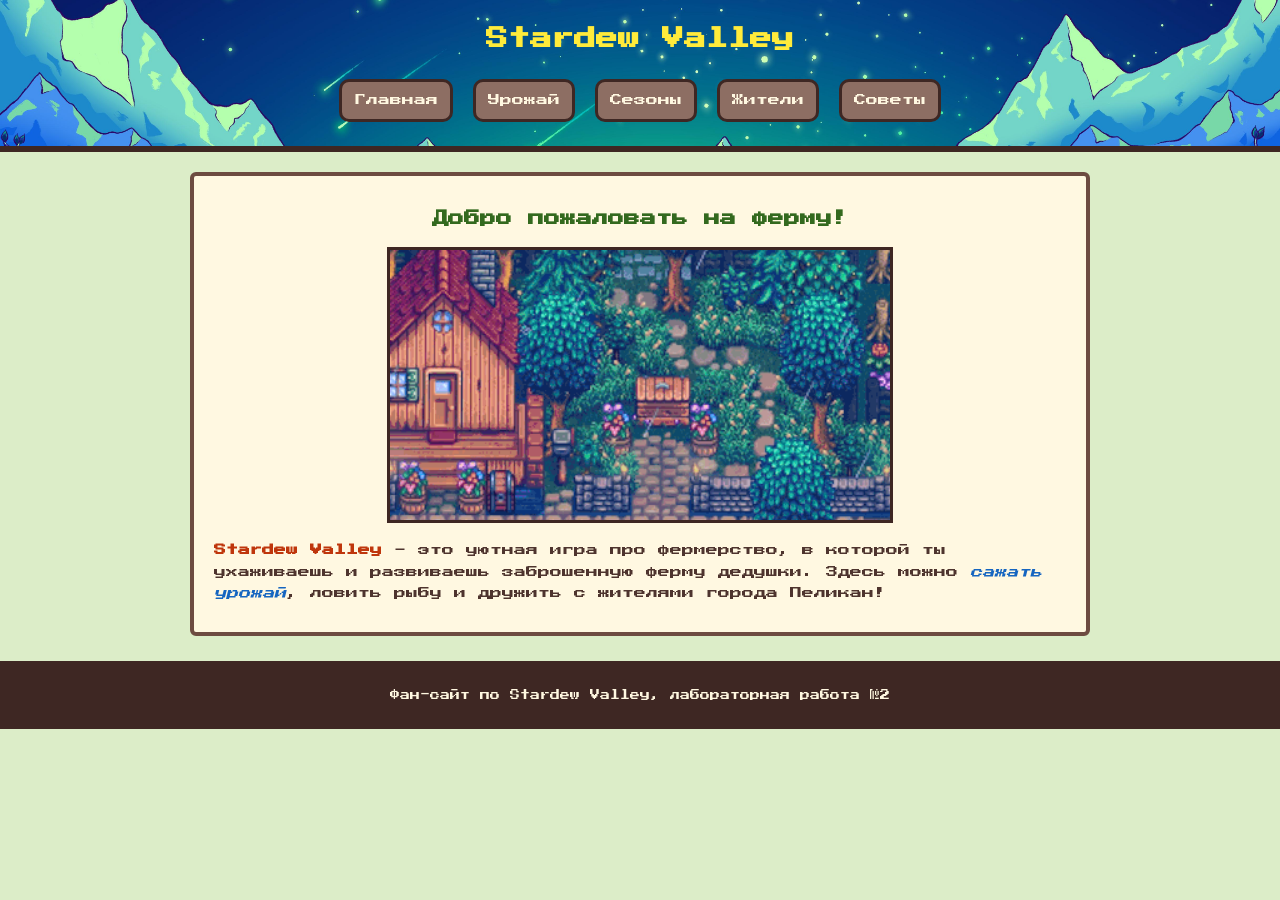
<file: lab2/index.html>
<!DOCTYPE html>
<html lang = "ru">
    <head>
        <meta charset="UTF-8">
        <title>Главная Stardew Valley</title>
        <link href="https://fonts.googleapis.com/css2?family=Press+Start+2P&display=swap" rel="stylesheet">
        <link rel="stylesheet" href="css/style.css">
    </head>
    <body>
        <header id = "main-header">
            <h1>Stardew Valley</h1>
            <nav>
                <a href="index.html">Главная</a>
                <a href="crops.html">Урожай</a>
                <a href="seasons.html">Сезоны</a>
                <a href="villagers.html">Жители</a>
                <a href="tips.html">Советы</a>
            </nav>
        </header>

        <main class="container">
            <section class="card">
                <h2>Добро пожаловать на ферму!</h2>
                <p class="center">
                    <img src="img/home.gif" alt="Главная картинка" width="500">
                </p>
                <p>
                    <strong>Stardew Valley</strong> - это уютная игра про фермерство, в которой ты
                    ухаживаешь и развиваешь заброшенную ферму дедушки. Здесь можно <em>сажать урожай</em>,
                    ловить рыбу и дружить с жителями города Пеликан!
                </p>
            </section>
        </main>
        <footer>
            <p>Фан-сайт по Stardew Valley, лабораторная работа №2</p>
        </footer>
    </body>
</html>
</file>
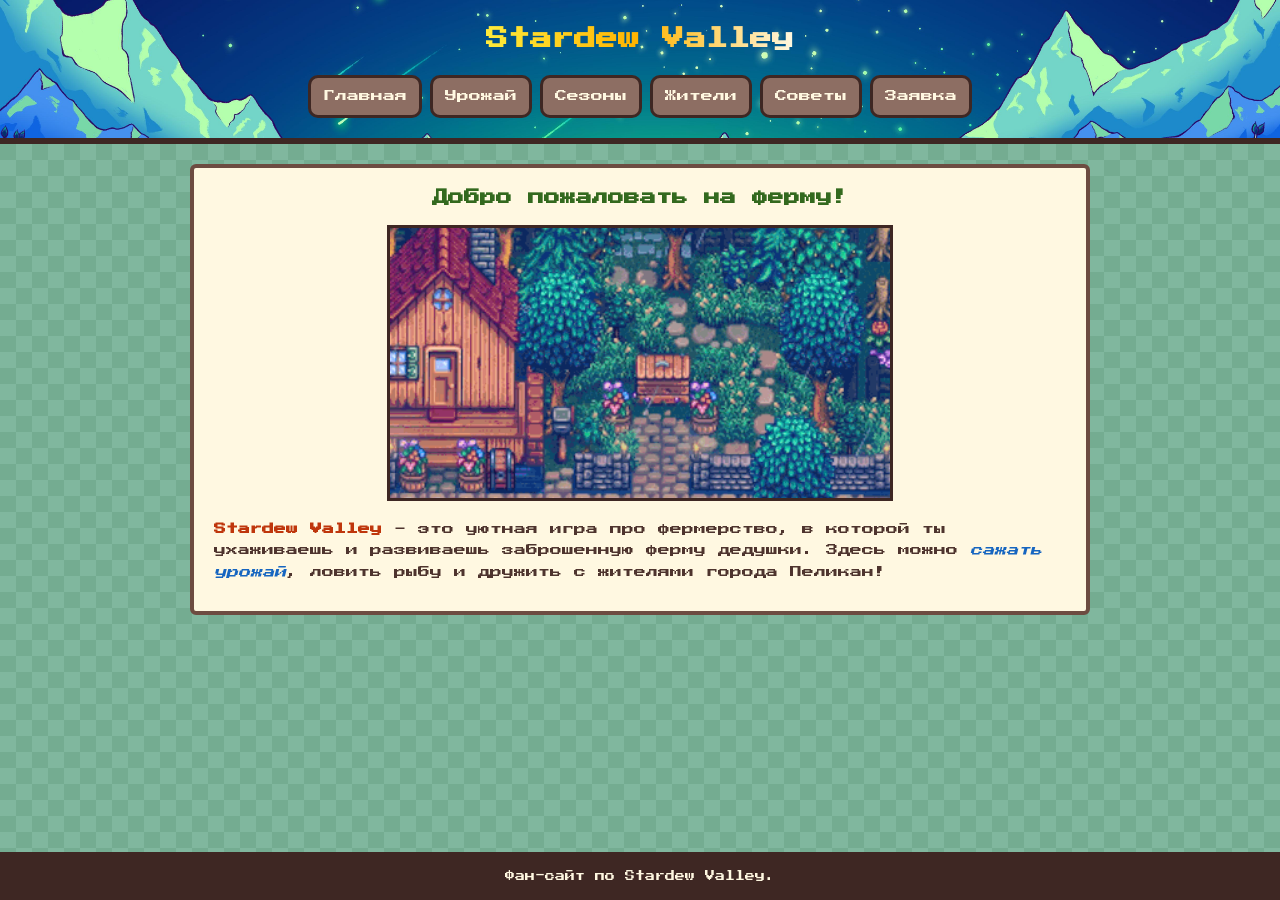
<file: lab4/index.html>
<!DOCTYPE html>
<html lang = "ru">
    <head>
        <meta charset="UTF-8">
        <meta name="viewport" content="width=device-width, initial-scale=1.0">
        <title>Главная Stardew Valley</title>
        <link href="https://fonts.googleapis.com/css2?family=Press+Start+2P&display=swap" rel="stylesheet">
        <link rel="stylesheet" href="css/style.css">
    </head>
    <body>
        <header class="header">
            <h1 class="header__title">Stardew Valley</h1>
            <nav class="nav">
                <a class="nav__link" href="index.html">Главная</a>
                <a class="nav__link" href="crops.html">Урожай</a>
                <a class="nav__link" href="seasons.html">Сезоны</a>
                <a class="nav__link" href="villagers.html">Жители</a>
                <a class="nav__link" href="tips.html">Советы</a>
                <a class="nav__link" href="apply.html">Заявка</a>
            </nav>
        </header>

        <main class="container">
            <section class="card">
                <h2 class="card__title">Добро пожаловать на ферму!</h2>
                <p class="card__text card__text_center">
                    <img class="card__img" src="img/home.gif" alt="Главная картинка" width="500">
                </p>
                <p>
                    <strong>Stardew Valley</strong> - это уютная игра про фермерство, в которой ты
                    ухаживаешь и развиваешь заброшенную ферму дедушки. Здесь можно <em>сажать урожай</em>,
                    ловить рыбу и дружить с жителями города Пеликан!
                </p>
            </section>
        </main>
        <footer class="footer">
            <p class="footer__text">Фан-сайт по Stardew Valley.</p>
        </footer>
    </body>
</html>
</file>
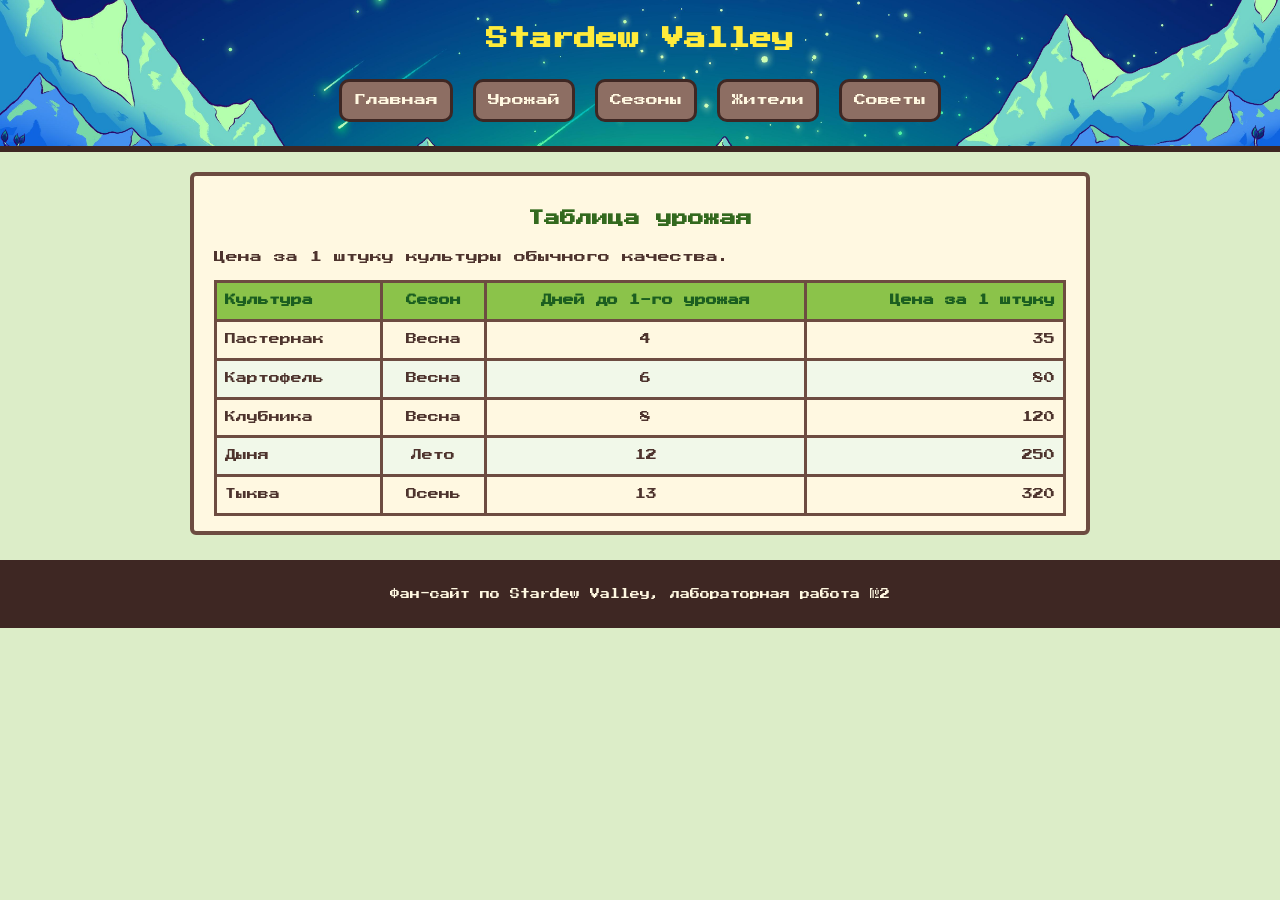
<file: lab2/crops.html>
<!DOCTYPE html>
<html lang = "ru">
    <head>
        <meta charset="UTF-8">
        <title>Урожай Stardew Valley</title>
        <link href="https://fonts.googleapis.com/css2?family=Press+Start+2P&display=swap" rel="stylesheet">
        <link rel="stylesheet" href="css/style.css">
    </head>
    <body>
        <header id = "main-header">
            <h1>Stardew Valley</h1>
            <nav>
                <a href="index.html">Главная</a>
                <a href="crops.html">Урожай</a>
                <a href="seasons.html">Сезоны</a>
                <a href="villagers.html">Жители</a>
                <a href="tips.html">Советы</a>
            </nav>
        </header>

        <main class="container">
            <section class="card">
                <h2>Таблица урожая</h2>
                <p>Цена за 1 штуку культуры обычного качества.</p>
                <table>
                    <thead>
                        <tr>
                            <th class="left">Культура</th>
                            <th class="center-cell">Сезон</th>
                            <th class="center-cell">Дней до 1-го урожая</th>
                            <th class="right">Цена за 1 штуку</th>
                        </tr>
                    </thead>
                    <tbody>
                        <tr><td class="left">Пастернак</td><td class="center-cell">Весна</td><td class="center-cell">4</td><td class="right">35</td></tr>
                        <tr><td class="left">Картофель</td><td class="center-cell">Весна</td><td class="center-cell">6</td><td class="right">80</td></tr>
                        <tr><td class="left">Клубника</td><td class="center-cell">Весна</td><td class="center-cell">8</td><td class="right">120</td></tr>
                        <tr><td class="left">Дыня</td><td class="center-cell">Лето</td><td class="center-cell">12</td><td class="right">250</td></tr>
                        <tr><td class="left">Тыква</td><td class="center-cell">Осень</td><td class="center-cell">13</td><td class="right">320</td></tr>
                    </tbody>
                </table>
            </section>
        </main>
        <footer>
            <p>Фан-сайт по Stardew Valley, лабораторная работа №2</p>
        </footer>
    </body>
</html>
</file>
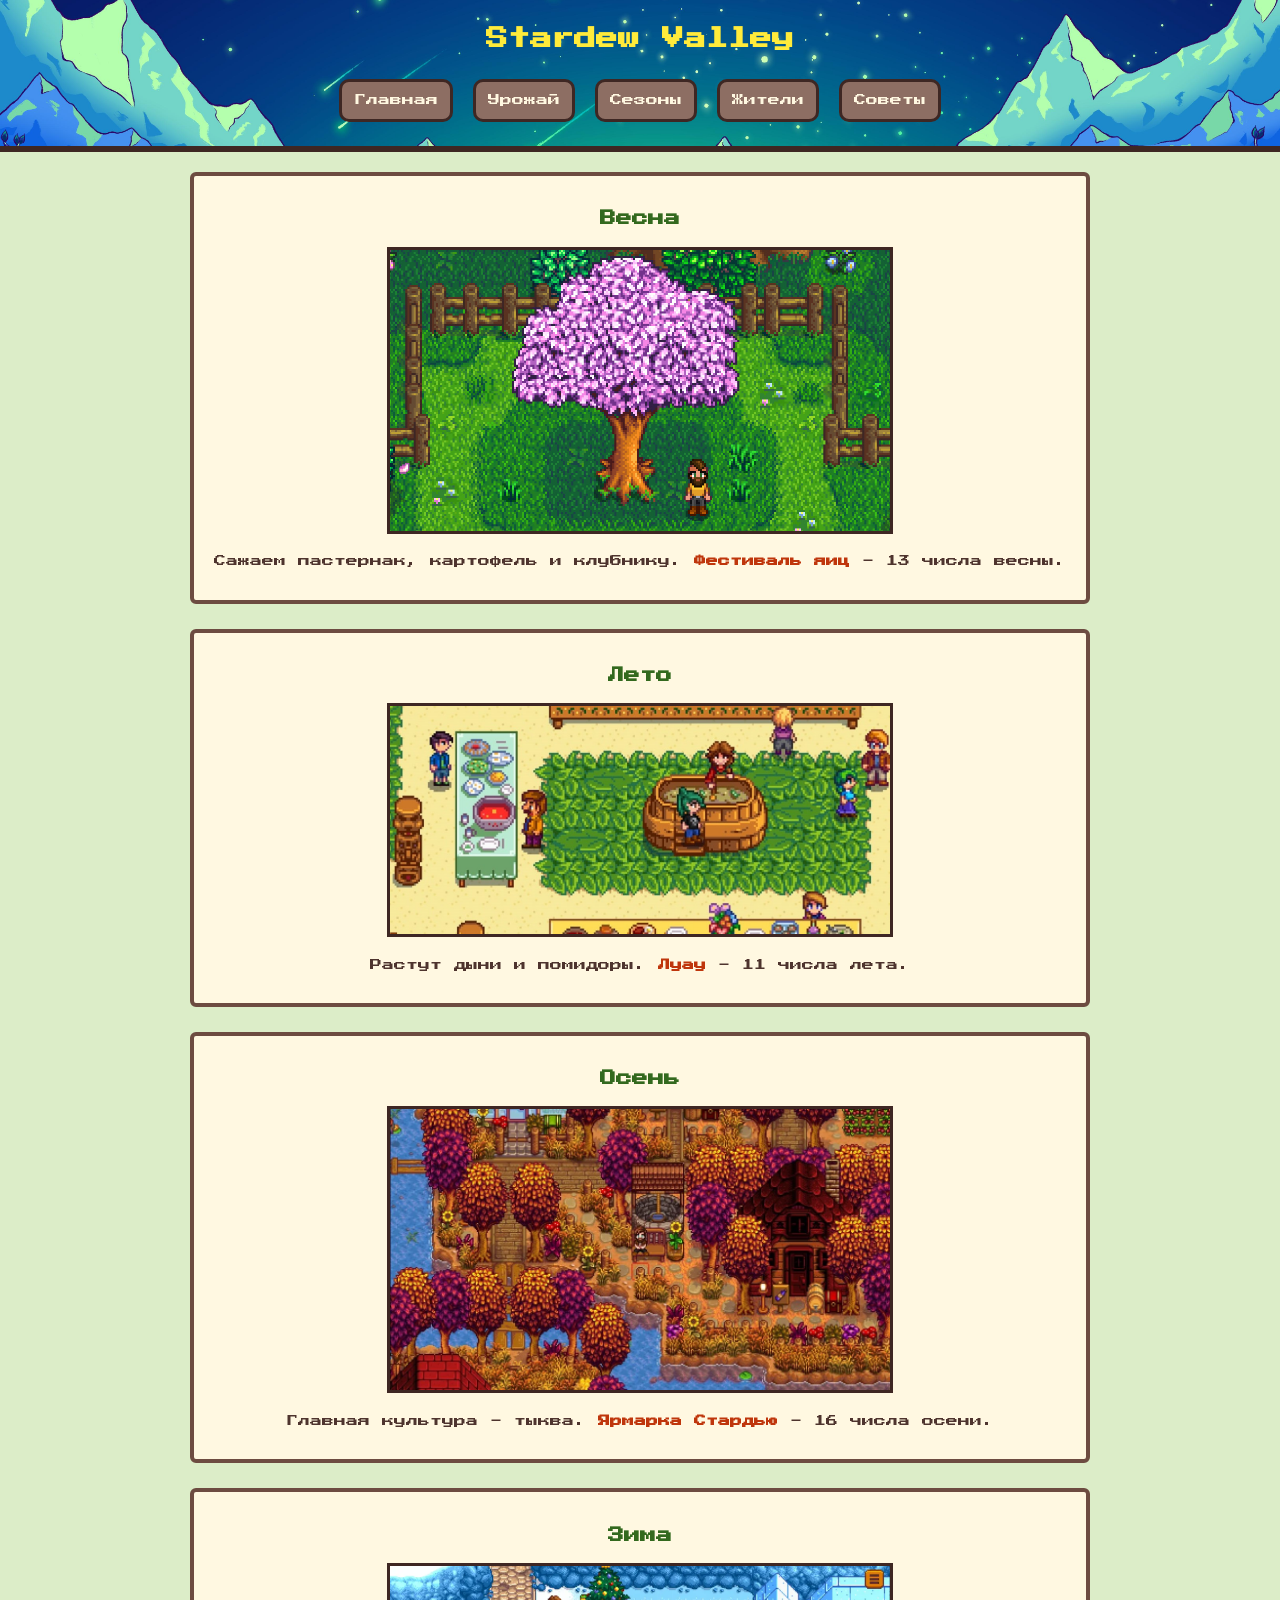
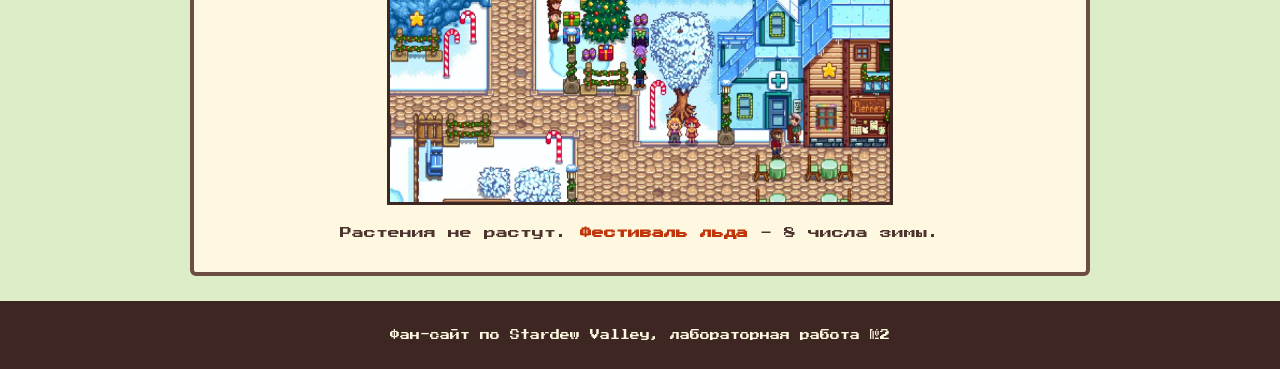
<file: lab2/seasons.html>
<!DOCTYPE html>
<html lang = "ru">
    <head>
        <meta charset="UTF-8">
        <title>Сезоны Stardew Valley</title>
        <link href="https://fonts.googleapis.com/css2?family=Press+Start+2P&display=swap" rel="stylesheet">
        <link rel="stylesheet" href="css/style.css">
    </head>
    <body>
        <header id = "main-header">
            <h1>Stardew Valley</h1>
            <nav>
                <a href="index.html">Главная</a>
                <a href="crops.html">Урожай</a>
                <a href="seasons.html">Сезоны</a>
                <a href="villagers.html">Жители</a>
                <a href="tips.html">Советы</a>
            </nav>
        </header>

        <main class="container">
            <section class="card">
                <h2>Весна</h2>
                <p class="center">
                    <img src="img/spring.jpg" alt="Весна" width="500">
                </p>
                <p class="center">
                    Сажаем пастернак, картофель и клубнику. <strong>Фестиваль яиц</strong> - 13 числа весны.
                </p>
            </section>
            <section class="card">
                <h2>Лето</h2>
                <p class="center">
                    <img src="img/summer.jpg" alt="Лето" width="500">
                </p>
                <p class="center">Растут дыни и помидоры. <strong>Луау</strong> - 11 числа лета.</p>
            </section>
            <section class="card">
                <h2>Осень</h2>
                <p class="center">
                    <img src="img/autumn.webp" alt="Осень" width="500">
                </p>
                <p class="center">Главная культура - тыква. <strong>Ярмарка Стардью</strong> - 16 числа осени.</p>
            </section>
            <section class="card">
                <h2>Зима</h2>
                <p class="center">
                    <img src="img/Winter.webp" alt="Зима" width="500">
                </p>
                <p class="center">Растения не растут. <strong>Фестиваль льда</strong> - 8 числа зимы.</p>
            </section>
        </main>

        <footer>
            <p>Фан-сайт по Stardew Valley, лабораторная работа №2</p>
        </footer>
    </body>
</html>
</file>
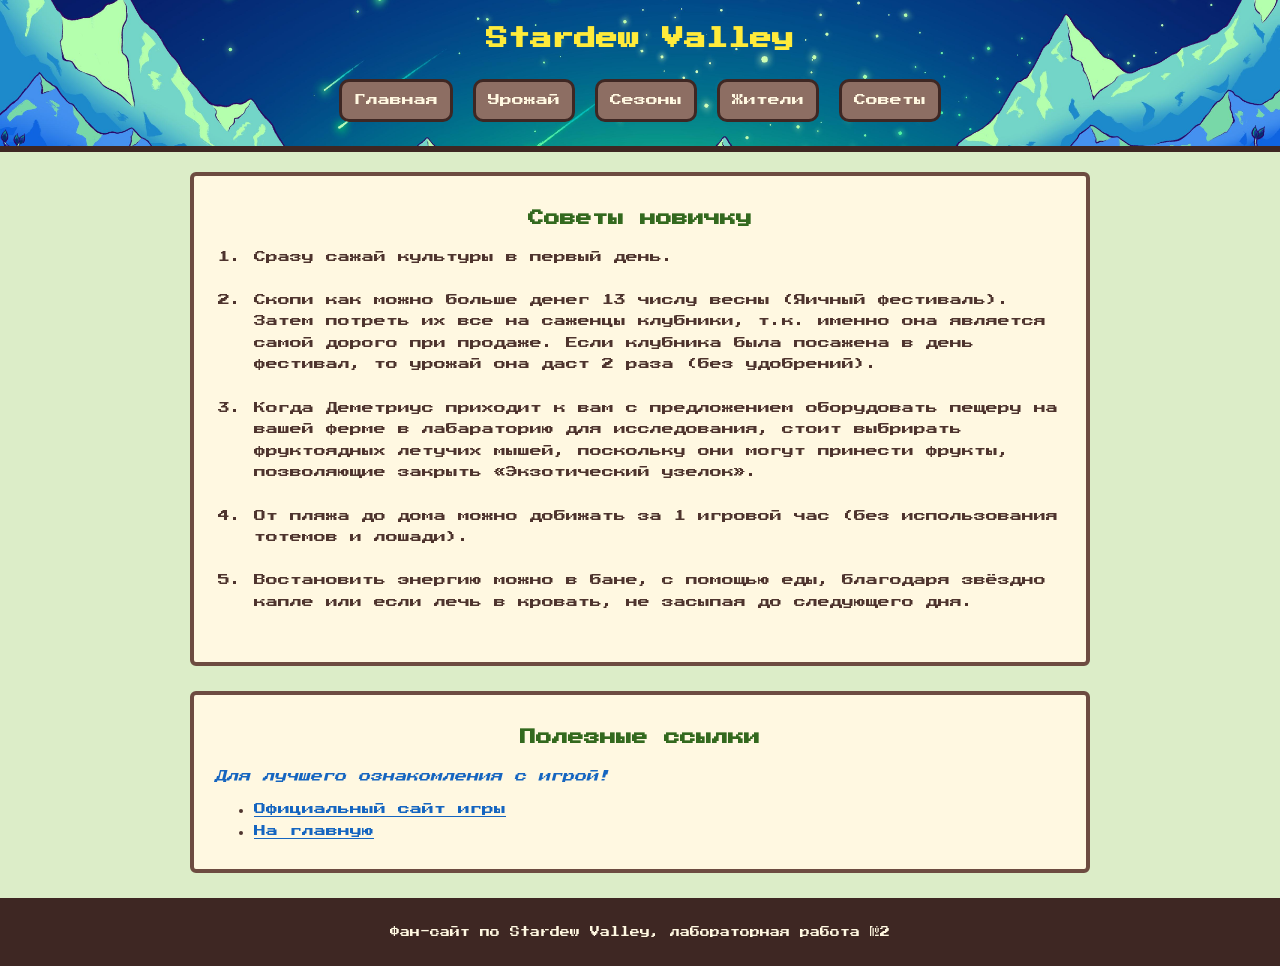
<file: lab2/tips.html>
<!DOCTYPE html>
<html lang = "ru">
    <head>
        <meta charset="UTF-8">
        <title>Советы Stardew Valley</title>
        <link href="https://fonts.googleapis.com/css2?family=Press+Start+2P&display=swap" rel="stylesheet">
        <link rel="stylesheet" href="css/style.css">
    </head>
    <body>
        <header id = "main-header">
            <h1>Stardew Valley</h1>
            <nav>
                <a href="index.html">Главная</a>
                <a href="crops.html">Урожай</a>
                <a href="seasons.html">Сезоны</a>
                <a href="villagers.html">Жители</a>
                <a href="tips.html">Советы</a>
            </nav>
        </header>

        <main class="container">
            <section class="card">
                <h2>Советы новичку</h2>
                <ol>
                    <li>Сразу сажай культуры в первый день.</li><br>
                    <li>Скопи как можно больше денег 13 числу весны (Яичный фестиваль).
                        Затем потреть их все на саженцы клубники, т.к. именно она является самой дорого при продаже.
                        Если клубника была посажена в день фестивал, то урожай она даст 2 раза (без удобрений).
                    </li><br>
                    <li>Когда Деметриус приходит к вам с предложением оборудовать пещеру на вашей ферме в
                        лабараторию для исследования, стоит выбрирать фруктоядных летучих мышей, поскольку они могут
                        принести фрукты, позволяющие закрыть «Экзотический узелок».
                    </li><br>
                    <li>От пляжа до дома можно добижать за 1 игровой час (без использования тотемов и лошади).</li><br>
                    <li>Востановить энергию можно в бане, с помощью еды, благодаря звёздно капле или если лечь в кровать, 
                        не засыпая до следующего дня.</li><br>
                </ol>
            </section>
            <section class="card">
                <h2>Полезные ссылки</h2>
                <em>Для лучшего ознакомления с игрой!</em>
                <ul>
                    <li><a href="https://www.stardewvalley.net/" target="_blank">Официальный сайт игры</a></li>
                    <li><a href="index.html">На главную</a></li>
                </ul>
            </section>
        </main>
        <footer>
            <p>Фан-сайт по Stardew Valley, лабораторная работа №2</p>
        </footer>
    </body>
</html>
</file>
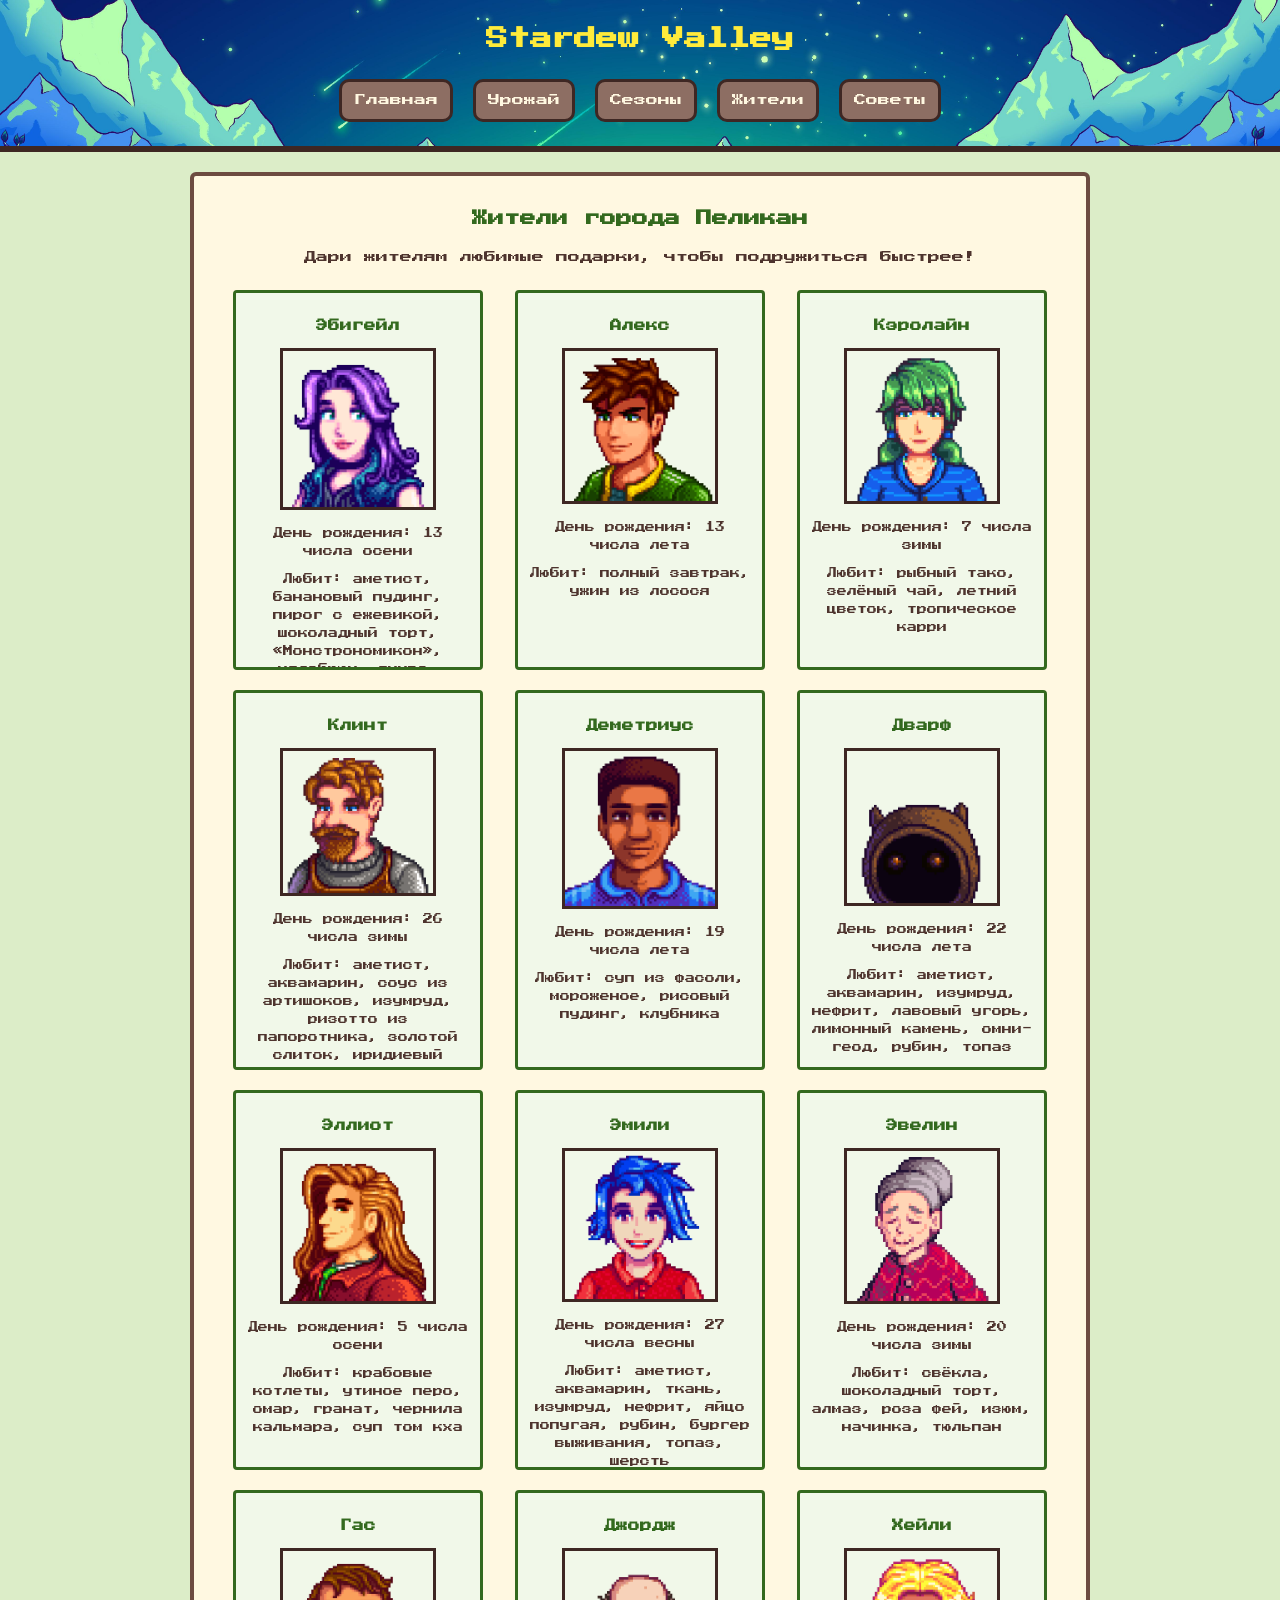
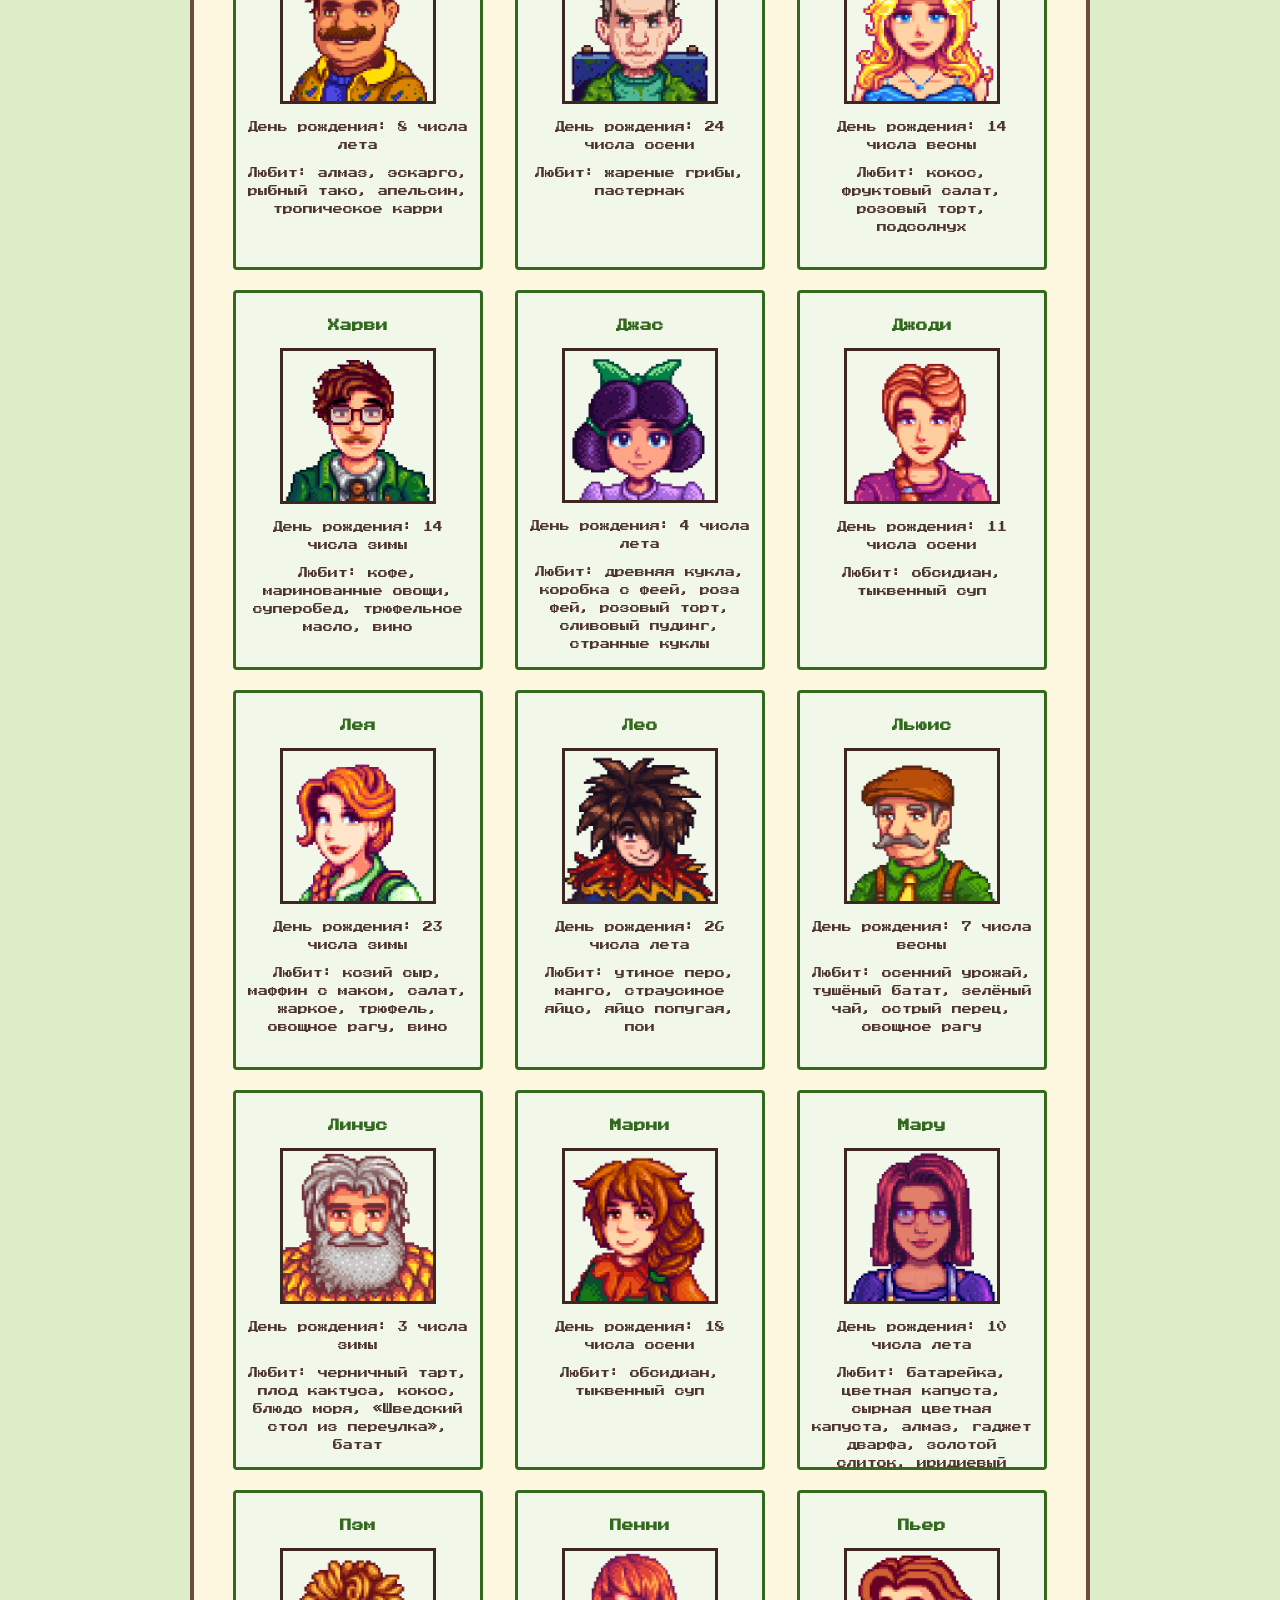
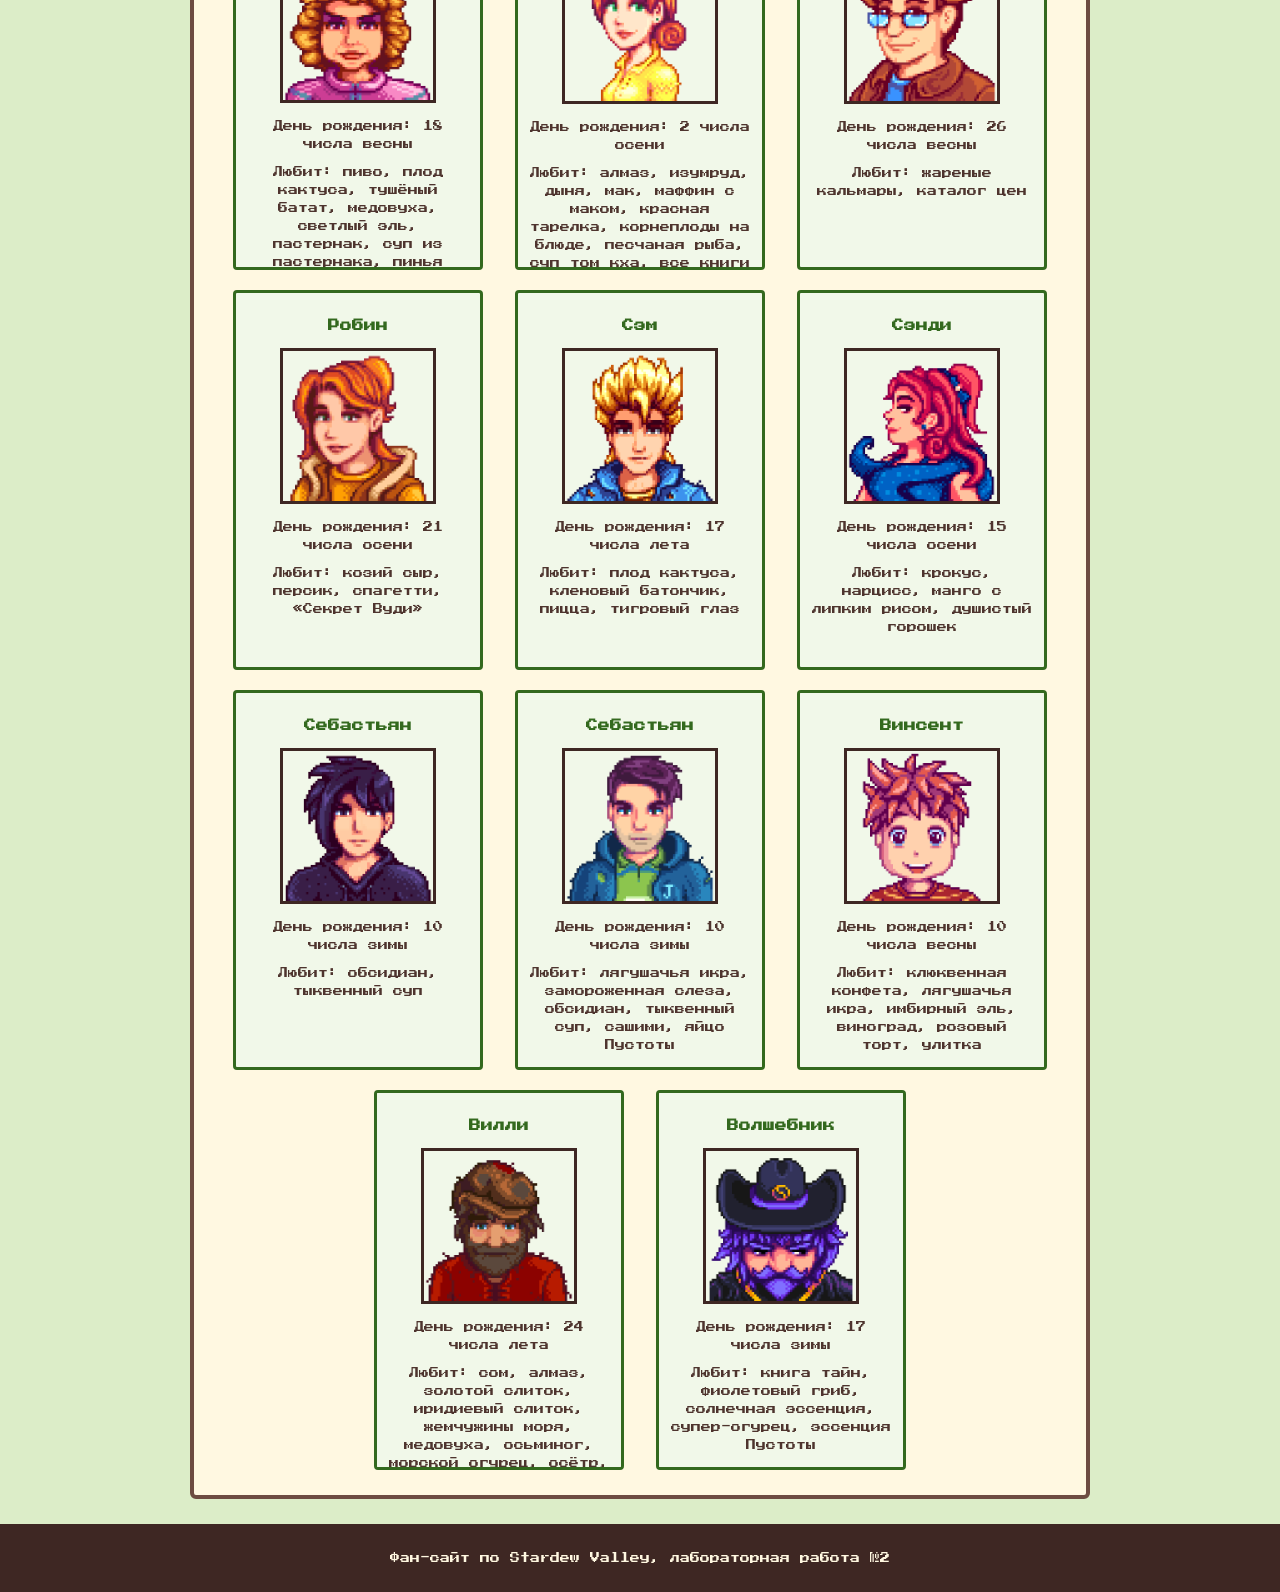
<file: lab2/villagers.html>
<!DOCTYPE html>
<html lang = "ru">
    <head>
        <meta charset="UTF-8">
        <title>Жители Stardew Valley</title>
        <link href="https://fonts.googleapis.com/css2?family=Press+Start+2P&display=swap" rel="stylesheet">
        <link rel="stylesheet" href="css/style.css">
    </head>
    <body>
        <header id = "main-header">
            <h1>Stardew Valley</h1>
            <nav>
                <a href="index.html">Главная</a>
                <a href="crops.html">Урожай</a>
                <a href="seasons.html">Сезоны</a>
                <a href="villagers.html">Жители</a>
                <a href="tips.html">Советы</a>
            </nav>
        </header>

        <main class="container">
            <section class="card center">
                <h2>Жители города Пеликан</h2>
                <p>Дари жителям любимые подарки, чтобы подружиться быстрее!</p>

                <div class="villager">
                    <h3>Эбигейл</h3>
                    <img src="img/abigail.webp" alt="Эбигейл" width="150">
                    <p>День рождения: 13 числа осени</p>
                    <p>Любит: аметист, банановый пудинг, пирог с ежевикой, шоколадный торт, 
                        «Монстрономикон», иглобрюх, тыква, острый угорь</p>
                </div>

                <div class="villager">
                    <h3>Алекс</h3>
                    <img src="img/Alex.webp" alt="Алекс" width="150">
                    <p>День рождения: 13 числа лета</p>
                    <p>Любит: полный завтрак, ужин из лосося</p>
                </div>

                <div class="villager">
                    <h3>Кэролайн</h3>
                    <img src="img/Caroline.webp" alt="Кэролайн" width="150">
                    <p>День рождения: 7 числа зимы</p>
                    <p>Любит: рыбный тако, зелёный чай, летний цветок, тропическое карри</p>
                </div>

                <div class="villager">
                    <h3>Клинт</h3>
                    <img src="img/Clint.webp" alt="Клинт" width="150">
                    <p>День рождения: 26 числа зимы</p>
                    <p>Любит: аметист, аквамарин, соус из артишоков, изумруд, 
                        ризотто из папоротника, золотой слиток, иридиевый слиток, нефрит, 
                        омни-геод, рубин, топаз</p>
                </div>

                <div class="villager">
                    <h3>Деметриус</h3>
                    <img src="img/Demetrius.webp" alt="Деметриус" width="150">
                    <p>День рождения: 19 числа лета</p>
                    <p>Любит: суп из фасоли, мороженое, рисовый пудинг, клубника</p>
                </div>

                <div class="villager">
                    <h3>Дварф</h3>
                    <img src="img/dwarf.webp" alt="Дварф" width="150">
                    <p>День рождения: 22 числа лета</p>
                    <p>Любит: аметист, аквамарин, изумруд, нефрит, 
                        лавовый угорь, лимонный камень, омни-геод, рубин, топаз</p>
                </div>

                <div class="villager">
                    <h3>Эллиот</h3>
                    <img src="img/Elliot.webp" alt="Эллиот" width="150">
                    <p>День рождения: 5 числа осени</p>
                    <p>Любит: крабовые котлеты, утиное перо, омар, гранат, чернила кальмара, суп том кха</p>
                </div>

                <div class="villager">
                    <h3>Эмили</h3>
                    <img src="img/Emily.webp" alt="Эмили" width="150">
                    <p>День рождения: 27 числа весны</p>
                    <p>Любит: аметист, аквамарин, ткань, изумруд, нефрит, яйцо попугая, 
                        рубин, бургер выживания, топаз, шерсть</p>
                </div>

                <div class="villager">
                    <h3>Эвелин</h3>
                    <img src="img/Evelyn.webp" alt="Эвелин" width="150">
                    <p>День рождения: 20 числа зимы</p>
                    <p>Любит: свёкла, шоколадный торт, алмаз, роза фей, изюм, начинка, тюльпан</p>
                </div>

                <div class="villager">
                    <h3>Гас</h3>
                    <img src="img/Gas.webp" alt="Гас" width="150">
                    <p>День рождения: 8 числа лета</p>
                    <p>Любит: алмаз, эскарго, рыбный тако, апельсин, тропическое карри</p>
                </div>

                <div class="villager">
                    <h3>Джордж</h3>
                    <img src="img/George.webp" alt="Джордж" width="150">
                    <p>День рождения: 24 числа осени</p>
                    <p>Любит: жареные грибы, пастернак</p>
                </div>

                <div class="villager">
                    <h3>Хейли</h3>
                    <img src="img/Hailey.webp" alt="Хейли" width="150">
                    <p>День рождения: 14 числа весны</p>
                    <p>Любит: кокос, фруктовый салат, розовый торт, подсолнух</p>
                </div>

                <div class="villager">
                    <h3>Харви</h3>
                    <img src="img/Harvey.webp" alt="Харви" width="150">
                    <p>День рождения: 14 числа зимы</p>
                    <p>Любит: кофе, маринованные овощи, суперобед, трюфельное масло, вино</p>
                </div>

                <div class="villager">
                    <h3>Джас</h3>
                    <img src="img/Jas.webp" alt="Джас" width="150">
                    <p>День рождения: 4 числа лета</p>
                    <p>Любит: древняя кукла, коробка с феей, роза фей, розовый торт, 
                        сливовый пудинг, странные куклы</p>
                </div>

                <div class="villager">
                    <h3>Джоди</h3>
                    <img src="img/Jodi.webp" alt="Джоди" width="150">
                    <p>День рождения: 11 числа осени</p>
                    <p>Любит: обсидиан, тыквенный суп</p>
                </div>

                <div class="villager">
                    <h3>Лея</h3>
                    <img src="img/lei.webp" alt="Лея" width="150">
                    <p>День рождения: 23 числа зимы</p>
                    <p>Любит: козий сыр, маффин с маком, салат, жаркое, трюфель, овощное рагу, вино</p>
                </div>

                <div class="villager">
                    <h3>Лео</h3>
                    <img src="img/Leo.webp" alt="Лео" width="150">
                    <p>День рождения: 26 числа лета</p>
                    <p>Любит: утиное перо, манго, страусиное яйцо, яйцо попугая, пои</p>
                </div>  

                <div class="villager">
                    <h3>Льюис</h3>
                    <img src="img/Lewis.webp" alt="Льюис" width="150">
                    <p>День рождения: 7 числа весны</p>
                    <p>Любит: осенний урожай, тушёный батат, зелёный чай, острый перец, овощное рагу</p>
                </div>

                <div class="villager">
                    <h3>Линус</h3>
                    <img src="img/Linus.webp" alt="Линус" width="150">
                    <p>День рождения: 3 числа зимы</p>
                    <p>Любит: черничный тарт, плод кактуса, кокос, блюдо моря, «Шведский стол из переулка», батат</p>
                </div>

                <div class="villager">
                    <h3>Марни</h3>
                    <img src="img/Marni.webp" alt="Марни" width="150">
                    <p>День рождения: 18 числа осени</p>
                    <p>Любит: обсидиан, тыквенный суп</p>
                </div>

                <div class="villager">
                    <h3>Мару</h3>
                    <img src="img/Maru.webp" alt="Мару" width="150">
                    <p>День рождения: 10 числа лета</p>
                    <p>Любит: батарейка, цветная капуста, сырная цветная капуста, алмаз, гаджет дварфа, 
                        золотой слиток, иридиевый слиток, угощение шахтёра, фаршированные перчики, 
                        радиоактивный слиток, ревеневый пирог, клубника</p>
                </div>

                <div class="villager">
                    <h3>Пэм</h3>
                    <img src="img/Pam.webp" alt="Пэм" width="150">
                    <p>День рождения: 18 числа весны</p>
                    <p>Любит: пиво, плод кактуса, тушёный батат, медовуха, светлый эль, 
                        пастернак, суп из пастернака, пинья колада</p>
                </div>

                <div class="villager">
                    <h3>Пенни</h3>
                    <img src="img/penny.webp" alt="Пенни" width="150">
                    <p>День рождения: 2 числа осени</p>
                    <p>Любит: алмаз, изумруд, дыня, мак, маффин с маком, красная тарелка, 
                        корнеплоды на блюде, песчаная рыба, суп том кха, все книги</p>
                </div>

                <div class="villager">
                    <h3>Пьер</h3>
                    <img src="img/Pierre.webp" alt="Пьер" width="150">
                    <p>День рождения: 26 числа весны</p>
                    <p>Любит: жареные кальмары, каталог цен</p>
                </div>

                <div class="villager">
                    <h3>Робин</h3>
                    <img src="img/Robin.webp" alt="Робин" width="150">
                    <p>День рождения: 21 числа осени</p>
                    <p>Любит: козий сыр, персик, спагетти, «Секрет Вуди»</p>
                </div>

                <div class="villager">
                    <h3>Сэм</h3>
                    <img src="img/Sam.webp" alt="Сэм" width="150">
                    <p>День рождения: 17 числа лета</p>
                    <p>Любит: плод кактуса, кленовый батончик, пицца, тигровый глаз</p>
                </div>

                <div class="villager">
                    <h3>Сэнди</h3>
                    <img src="img/Sandy.webp" alt="Сэнди" width="150">
                    <p>День рождения: 15 числа осени</p>
                    <p>Любит: крокус, нарцисс, манго с липким рисом, душистый горошек</p>
                </div>

                <div class="villager">
                    <h3>Себастьян</h3>
                    <img src="img/Sebastian.webp" alt="Себастьян" width="150">
                    <p>День рождения: 10 числа зимы</p>
                    <p>Любит: обсидиан, тыквенный суп</p>
                </div>

                <div class="villager">
                    <h3>Себастьян</h3>
                    <img src="img/Shane.webp" alt="Себастьян" width="150">
                    <p>День рождения: 10 числа зимы</p>
                    <p>Любит: лягушачья икра, замороженная слеза, обсидиан, тыквенный суп, сашими, яйцо Пустоты</p>
                </div>

                <div class="villager">
                    <h3>Винсент</h3>
                    <img src="img/Vincent.webp" alt="Винсент" width="150">
                    <p>День рождения: 10 числа весны</p>
                    <p>Любит: клюквенная конфета, лягушачья икра, имбирный эль, виноград, розовый торт, улитка</p>
                </div>

                <div class="villager">
                    <h3>Вилли</h3>
                    <img src="img/Willy.webp" alt="Вилли" width="150">
                    <p>День рождения: 24 числа лета</p>
                    <p>Любит: сом, алмаз, золотой слиток, иридиевый слиток, жемчужины моря, медовуха, 
                        осьминог, морской огурец, осётр, тыква, книга «Искусство ловли крабов»</p>
                </div>

                <div class="villager">
                    <h3>Волшебник</h3>
                    <img src="img/wizard.webp" alt="Волшебник" width="150">
                    <p>День рождения: 17 числа зимы</p>
                    <p>Любит: книга тайн, фиолетовый гриб, солнечная эссенция, супер-огурец, эссенция Пустоты</p>
                </div>

            </section>
        </main>
        <footer>
            <p>Фан-сайт по Stardew Valley, лабораторная работа №2</p>
        </footer>
    </body>
</html>
</file>
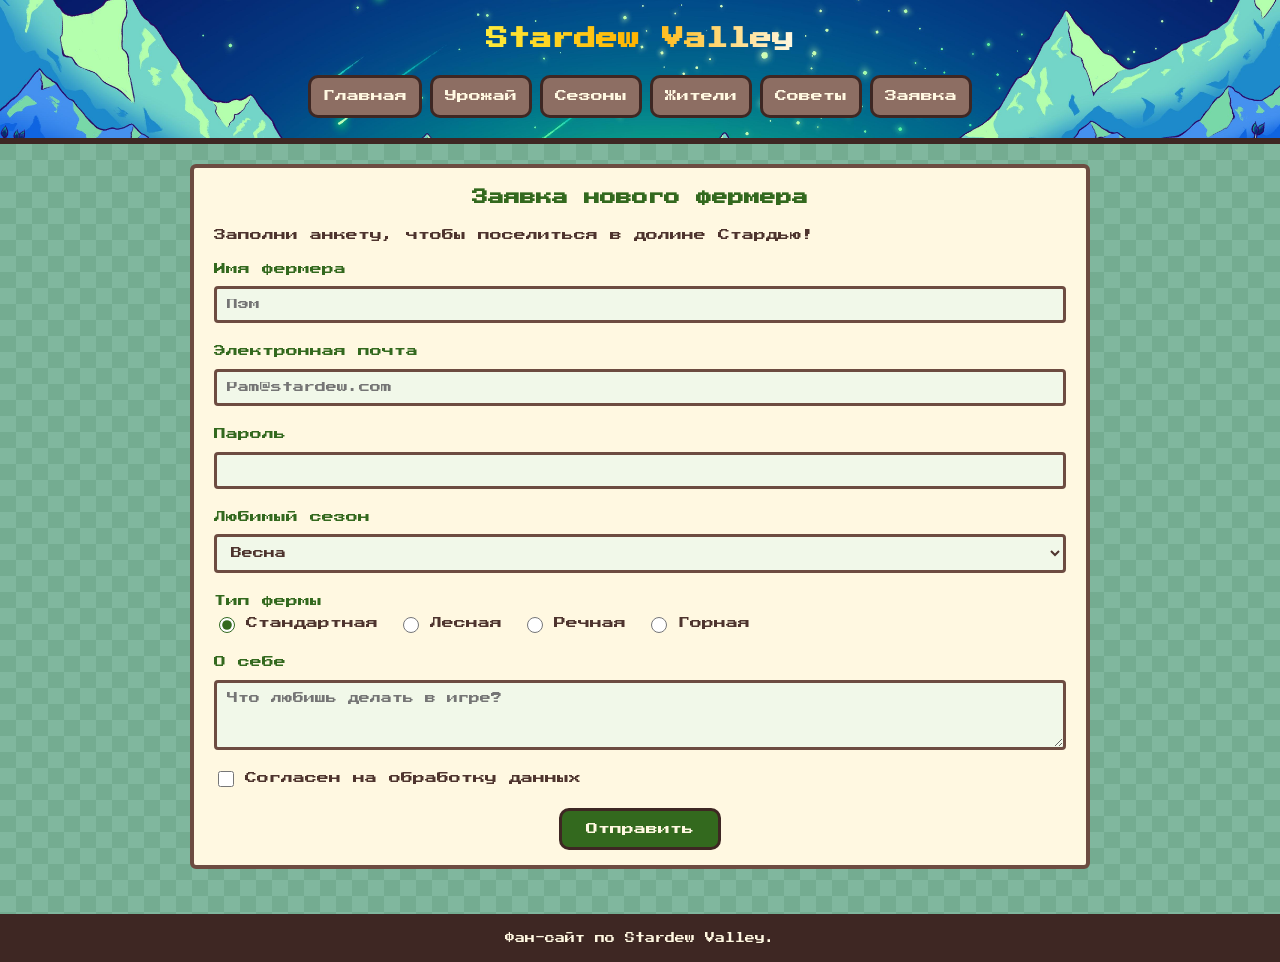
<file: lab4/apply.html>
<!DOCTYPE html>
<html lang = "ru">
    <head>
        <meta charset="UTF-8">
        <meta name="viewport" content="width=device-width, initial-scale=1.0">
        <title>Заявка Stardew Valley</title>
        <link href="https://fonts.googleapis.com/css2?family=Press+Start+2P&display=swap" rel="stylesheet">
        <link rel="stylesheet" href="css/style.css">
        <script src="js/main.js" defer></script>
    </head>
    <body>
        <header class="header">
            <h1 class="header__title">Stardew Valley</h1>
            <nav class="nav">
                <a class="nav__link" href="index.html">Главная</a>
                <a class="nav__link" href="crops.html">Урожай</a>
                <a class="nav__link" href="seasons.html">Сезоны</a>
                <a class="nav__link" href="villagers.html">Жители</a>
                <a class="nav__link" href="tips.html">Советы</a>
                <a class="nav__link" href="apply.html">Заявка</a>
            </nav>
        </header>

        <main class="container">
            <section class="card">
                <h2 class="card__title">Заявка нового фермера</h2>
                <p class="card__text">Заполни анкету, чтобы поселиться в долине Стардью!</p>

                <form class="form" id="farmer-form" action="https://httpbin.org/post" method="post">
                    <div class="form__field">
                        <label class="form__label" for="name">Имя фермера</label>
                        <input class="form__input" type="text" id="name" name="name" placeholder="Пэм" required>
                    </div>

                    <div class="form__field">
                        <label class="form__label" for="email">Электронная почта</label>
                        <input class="form__input" type="email" id="email" name="email" placeholder="Pam@stardew.com" required>
                    </div>

                    <div class="form__field">
                        <label class="form__label" for="password">Пароль</label>
                        <input class="form__input" type="password" id="password" name="password" minlength="4" required>
                    </div>

                    <div class="form__field">
                        <label class="form__label" for="season">Любимый сезон</label>
                        <select class="form__select" id="season" name="season">
                            <option value="Весна">Весна</option>
                            <option value="Лето">Лето</option>
                            <option value="Осень">Осень</option>
                            <option value="Зима">Зима</option>
                        </select>
                    </div>

                    <fieldset class="form__field">
                        <legend class="form__legend">Тип фермы</legend>
                        <div class="form__options">
                            <label class="form__option"><input type="radio" name="farm" value="Стандартная" checked>Стандартная</label>
                            <label class="form__option"><input type="radio" name="farm" value="Лесная">Лесная</label>
                            <label class="form__option"><input type="radio" name="farm" value="Речная">Речная</label>
                            <label class="form__option"><input type="radio" name="farm" value="Горная">Горная</label>
                        </div>
                    </fieldset>

                    <div class="form__field">
                        <label class="form__label" for="about">О себе</label>
                        <textarea class="form__textarea" id="about" name="about" rows="4" placeholder="Что любишь делать в игре?"></textarea>
                    </div>

                    <label class="form__check">
                        <input type="checkbox" id="agree" name="agree" required>
                        Согласен на обработку данных
                    </label>

                    <button class="form__button" type="submit">Отправить</button>

                    <p class="form__message" id="form-message" hidden>Заявка отправлена! Данные выведены в консоль браузера (F12).</p>
                </form>
            </section>
        </main>
        <footer class="footer">
            <p class="footer__text">Фан-сайт по Stardew Valley.</p>
        </footer>
    </body>
</html>
</file>
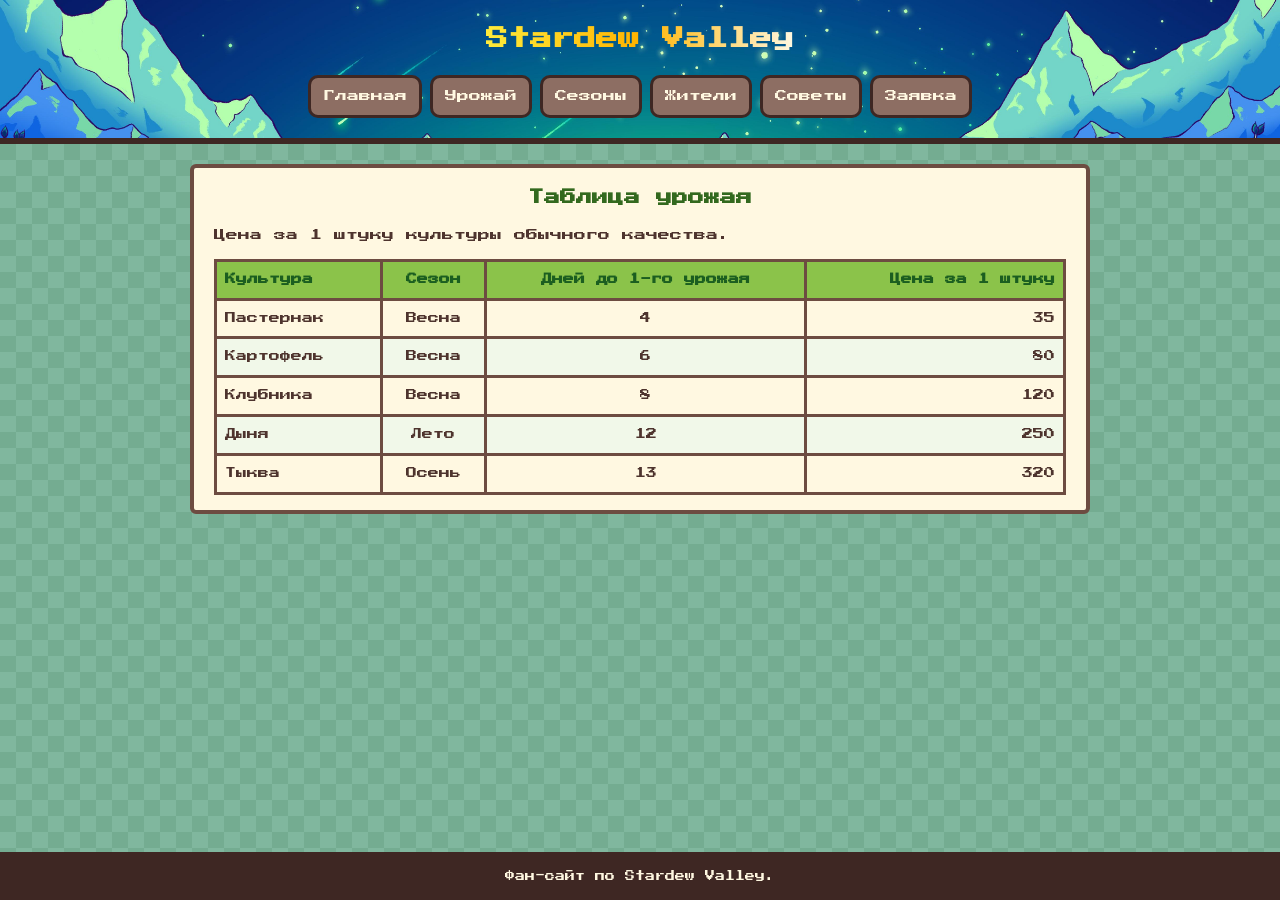
<file: lab4/crops.html>
<!DOCTYPE html>
<html lang = "ru">
    <head>
        <meta charset="UTF-8">
        <meta name="viewport" content="width=device-width, initial-scale=1.0">
        <title>Урожай Stardew Valley</title>
        <link href="https://fonts.googleapis.com/css2?family=Press+Start+2P&display=swap" rel="stylesheet">
        <link rel="stylesheet" href="css/style.css">
    </head>
    <body>
        <header class="header">
            <h1 class="header__title">Stardew Valley</h1>
            <nav class="nav">
                <a class="nav__link" href="index.html">Главная</a>
                <a class="nav__link" href="crops.html">Урожай</a>
                <a class="nav__link" href="seasons.html">Сезоны</a>
                <a class="nav__link" href="villagers.html">Жители</a>
                <a class="nav__link" href="tips.html">Советы</a>
                <a class="nav__link" href="apply.html">Заявка</a>
            </nav>
        </header>

        <main class="container">
            <section class="card">
                <h2 class="card__title">Таблица урожая</h2>
                <p>Цена за 1 штуку культуры обычного качества.</p>
                <table class="table">
                    <thead>
                        <tr>
                            <th class="table__head table__head_left">Культура</th>
                            <th class="table__head table__head_center">Сезон</th>
                            <th class="table__head table__head_center">Дней до 1-го урожая</th>
                            <th class="table__head table__head_right">Цена за 1 штуку</th>
                        </tr>
                    </thead>
                    <tbody>
                        <tr><td class="table__cell table__cell_left">Пастернак</td><td class="table__cell table__cell_center">Весна</td><td class="table__cell table__cell_center">4</td><td class="table__cell table__cell_right">35</td></tr>
                        <tr><td class="table__cell table__cell_left">Картофель</td><td class="table__cell table__cell_center">Весна</td><td class="table__cell table__cell_center">6</td><td class="table__cell table__cell_right">80</td></tr>
                        <tr><td class="table__cell table__cell_left">Клубника</td><td class="table__cell table__cell_center">Весна</td><td class="table__cell table__cell_center">8</td><td class="table__cell table__cell_right">120</td></tr>
                        <tr><td class="table__cell table__cell_left">Дыня</td><td class="table__cell table__cell_center">Лето</td><td class="table__cell table__cell_center">12</td><td class="table__cell table__cell_right">250</td></tr>
                        <tr><td class="table__cell table__cell_left">Тыква</td><td class="table__cell table__cell_center">Осень</td><td class="table__cell table__cell_center">13</td><td class="table__cell table__cell_right">320</td></tr>
                    </tbody>
                </table>
            </section>
        </main>
        <footer class="footer">
            <p class="footer__text">Фан-сайт по Stardew Valley.</p>
        </footer>
    </body>
</html>
</file>
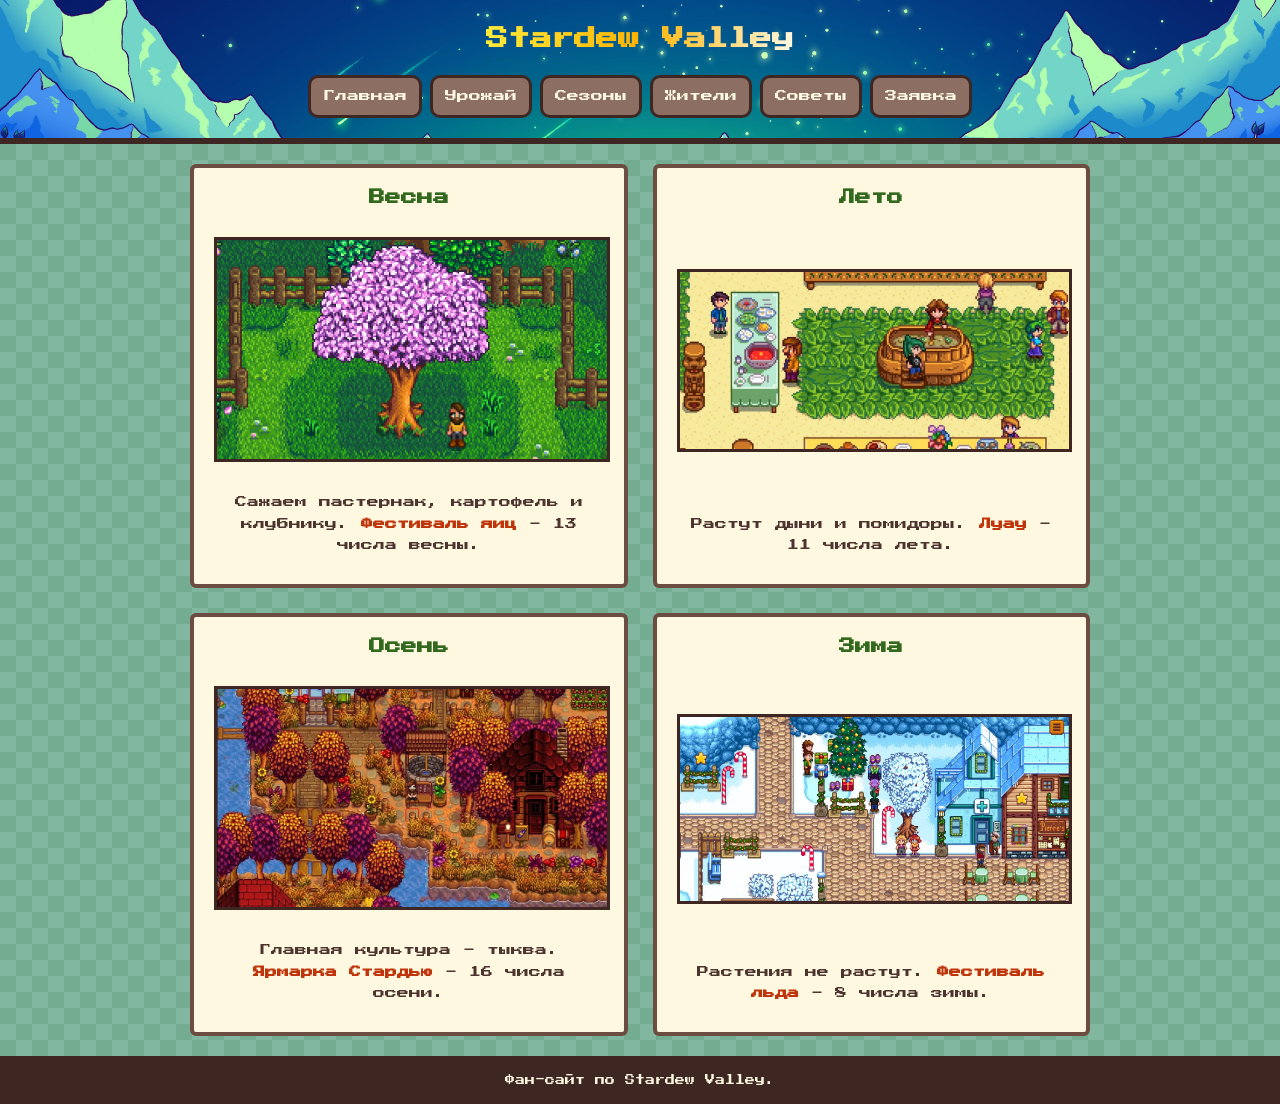
<file: lab4/seasons.html>
<!DOCTYPE html>
<html lang = "ru">
    <head>
        <meta charset="UTF-8">
        <meta name="viewport" content="width=device-width, initial-scale=1.0">
        <title>Сезоны Stardew Valley</title>
        <link href="https://fonts.googleapis.com/css2?family=Press+Start+2P&display=swap" rel="stylesheet">
        <link rel="stylesheet" href="css/style.css">
    </head>
    <body>
        <header class="header">
            <h1 class="header__title">Stardew Valley</h1>
            <nav class="nav">
                <a class="nav__link" href="index.html">Главная</a>
                <a class="nav__link" href="crops.html">Урожай</a>
                <a class="nav__link" href="seasons.html">Сезоны</a>
                <a class="nav__link" href="villagers.html">Жители</a>
                <a class="nav__link" href="tips.html">Советы</a>
                <a class="nav__link" href="apply.html">Заявка</a>
            </nav>
        </header>

        <main class="container">
            <div class="seasons-grid">
            <section class="card seasons-grid__item">
                <h2 class="card__title">Весна</h2>
                <p class="card__text card__text_center">
                    <img class="card__img" src="img/spring.jpg" alt="Весна" width="500">
                </p>
                <p class="card__text card__text_center">
                    Сажаем пастернак, картофель и клубнику. <strong>Фестиваль яиц</strong> - 13 числа весны.
                </p>
            </section>
            <section class="card seasons-grid__item">
                <h2 class="card__title">Лето</h2>
                <p class="card__text card__text_center">
                    <img class="card__img" src="img/summer.jpg" alt="Лето" width="500">
                </p>
                <p class="card__text card__text_center">Растут дыни и помидоры. <strong>Луау</strong> - 11 числа лета.</p>
            </section>
            <section class="card seasons-grid__item">
                <h2 class="card__title">Осень</h2>
                <p class="card__text card__text_center">
                    <img class="card__img" src="img/autumn.webp" alt="Осень" width="500">
                </p>
                <p class="card__text card__text_center">Главная культура - тыква. <strong>Ярмарка Стардью</strong> - 16 числа осени.</p>
            </section>
            <section class="card seasons-grid__item">
                <h2 class="card__title">Зима</h2>
                <p class="card__text card__text_center">
                    <img class="card__img" src="img/Winter.webp" alt="Зима" width="500">
                </p>
                <p class="card__text card__text_center">Растения не растут. <strong>Фестиваль льда</strong> - 8 числа зимы.</p>
            </section>
            </div>
        </main>

        <footer class="footer">
            <p class="footer__text">Фан-сайт по Stardew Valley.</p>
        </footer>
    </body>
</html>
</file>
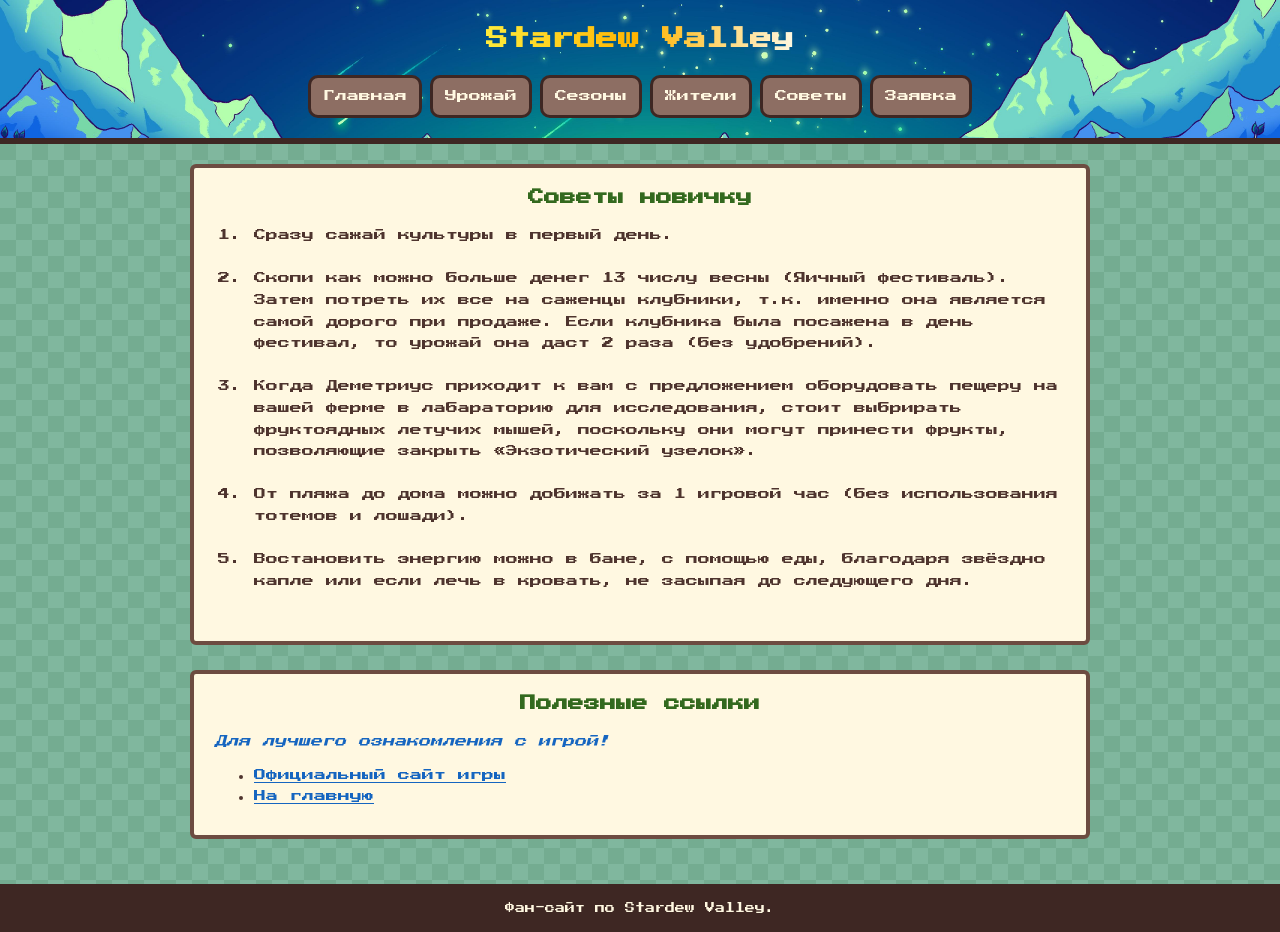
<file: lab4/tips.html>
<!DOCTYPE html>
<html lang = "ru">
    <head>
        <meta charset="UTF-8">
        <meta name="viewport" content="width=device-width, initial-scale=1.0">
        <title>Советы Stardew Valley</title>
        <link href="https://fonts.googleapis.com/css2?family=Press+Start+2P&display=swap" rel="stylesheet">
        <link rel="stylesheet" href="css/style.css">
    </head>
    <body>
        <header class="header">
            <h1 class="header__title">Stardew Valley</h1>
            <nav class="nav">
                <a class="nav__link" href="index.html">Главная</a>
                <a class="nav__link" href="crops.html">Урожай</a>
                <a class="nav__link" href="seasons.html">Сезоны</a>
                <a class="nav__link" href="villagers.html">Жители</a>
                <a class="nav__link" href="tips.html">Советы</a>
                <a class="nav__link" href="apply.html">Заявка</a>
            </nav>
        </header>

        <main class="container">
            <section class="card">
                <h2 class="card__title">Советы новичку</h2>
                <ol>
                    <li>Сразу сажай культуры в первый день.</li><br>
                    <li>Скопи как можно больше денег 13 числу весны (Яичный фестиваль).
                        Затем потреть их все на саженцы клубники, т.к. именно она является самой дорого при продаже.
                        Если клубника была посажена в день фестивал, то урожай она даст 2 раза (без удобрений).
                    </li><br>
                    <li>Когда Деметриус приходит к вам с предложением оборудовать пещеру на вашей ферме в
                        лабараторию для исследования, стоит выбрирать фруктоядных летучих мышей, поскольку они могут
                        принести фрукты, позволяющие закрыть «Экзотический узелок».
                    </li><br>
                    <li>От пляжа до дома можно добижать за 1 игровой час (без использования тотемов и лошади).</li><br>
                    <li>Востановить энергию можно в бане, с помощью еды, благодаря звёздно капле или если лечь в кровать, 
                        не засыпая до следующего дня.</li><br>
                </ol>
            </section>
            <section class="card">
                <h2 class="card__title">Полезные ссылки</h2>
                <em>Для лучшего ознакомления с игрой!</em>
                <ul>
                    <li><a href="https://www.stardewvalley.net/" target="_blank">Официальный сайт игры</a></li>
                    <li><a href="index.html">На главную</a></li>
                </ul>
            </section>
        </main>
        <footer class="footer">
            <p class="footer__text">Фан-сайт по Stardew Valley.</p>
        </footer>
    </body>
</html>
</file>
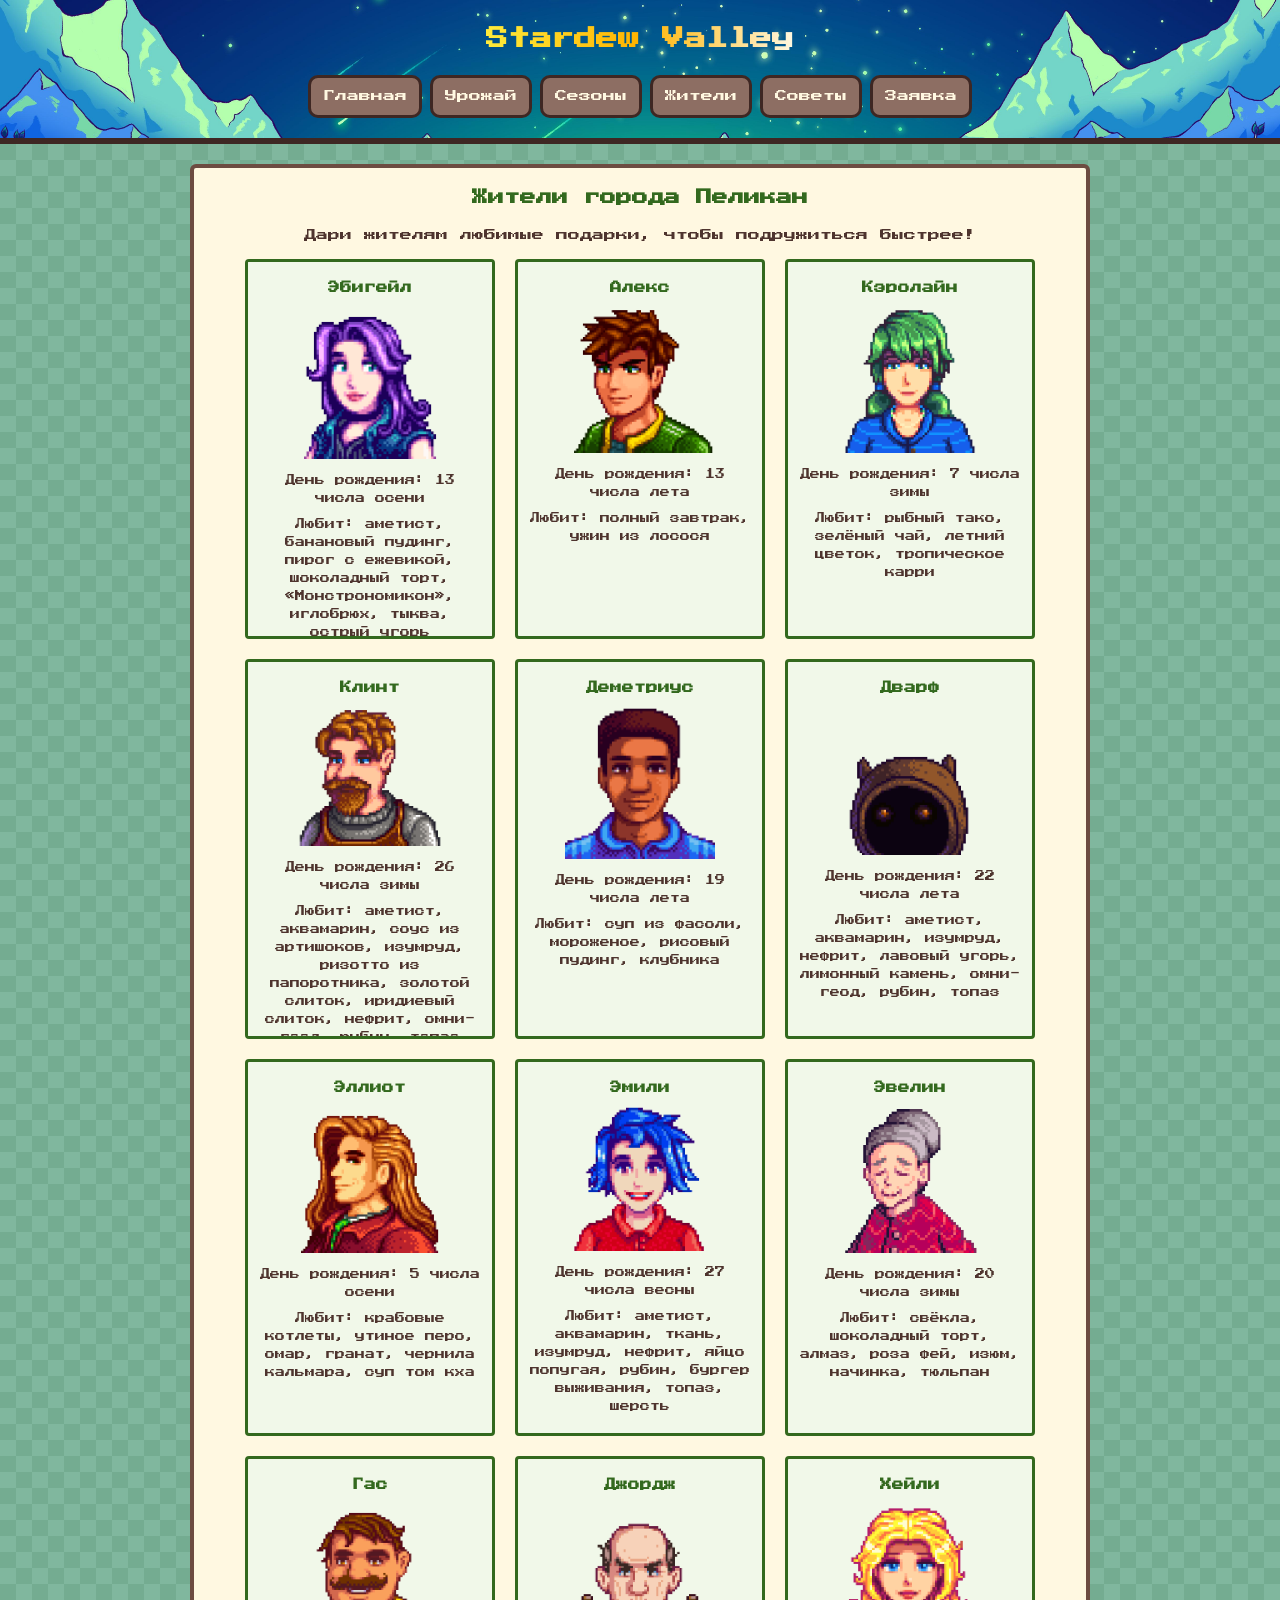
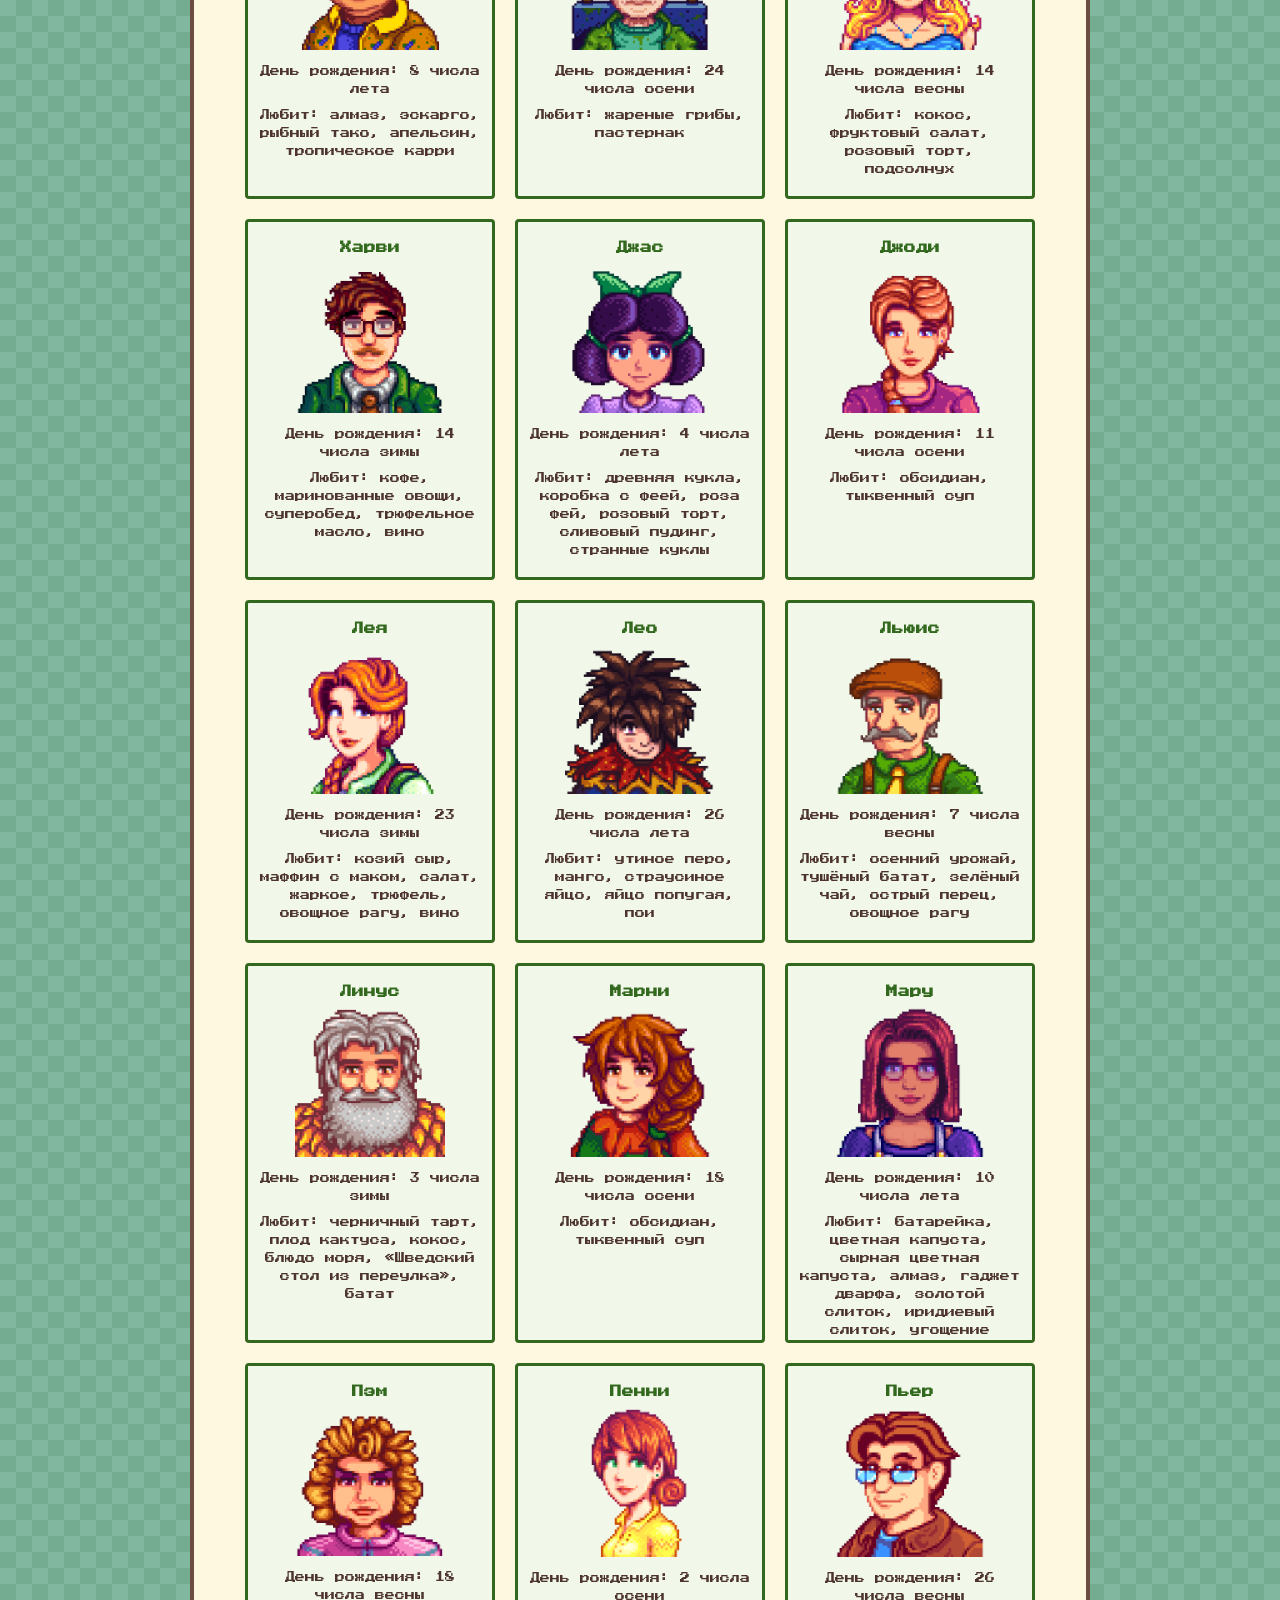
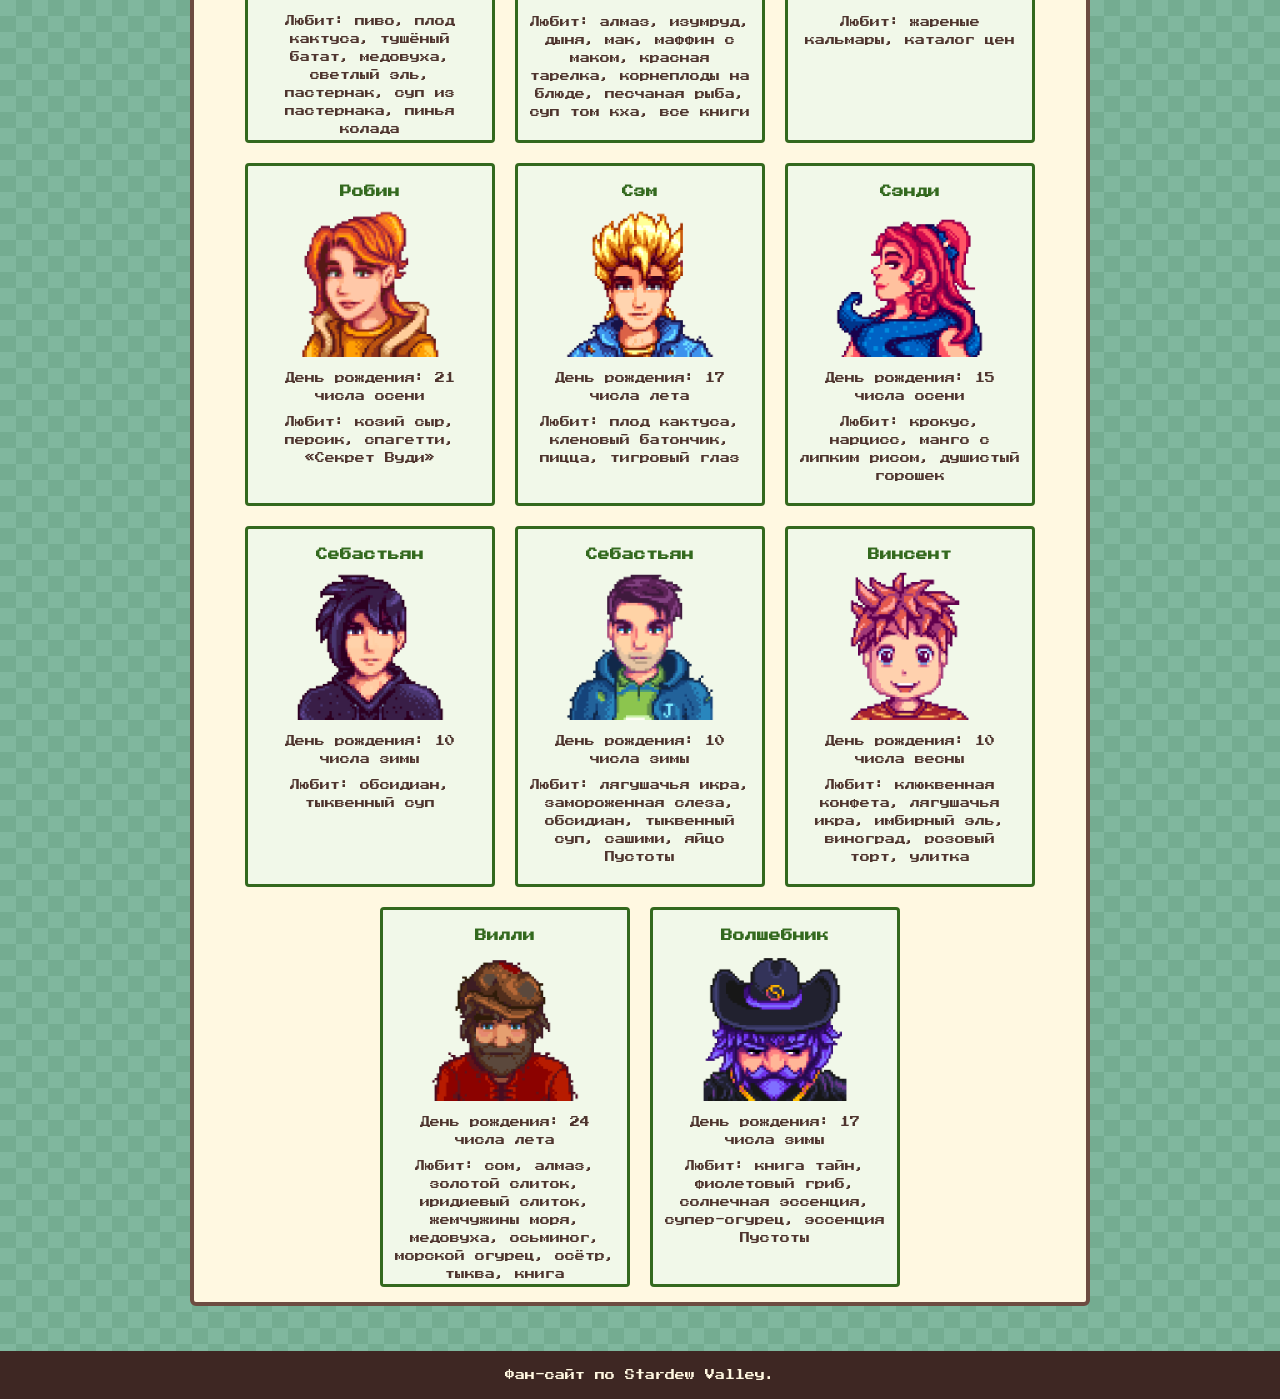
<file: lab4/villagers.html>
<!DOCTYPE html>
<html lang = "ru">
    <head>
        <meta charset="UTF-8">
        <meta name="viewport" content="width=device-width, initial-scale=1.0">
        <title>Жители Stardew Valley</title>
        <link href="https://fonts.googleapis.com/css2?family=Press+Start+2P&display=swap" rel="stylesheet">
        <link rel="stylesheet" href="css/style.css">
    </head>
    <body>
        <header class="header">
            <h1 class="header__title">Stardew Valley</h1>
            <nav class="nav">
                <a class="nav__link" href="index.html">Главная</a>
                <a class="nav__link" href="crops.html">Урожай</a>
                <a class="nav__link" href="seasons.html">Сезоны</a>
                <a class="nav__link" href="villagers.html">Жители</a>
                <a class="nav__link" href="tips.html">Советы</a>
                <a class="nav__link" href="apply.html">Заявка</a>
            </nav>
        </header>

        <main class="container">
            <section class="card card_center">
                <h2 class="card__title">Жители города Пеликан</h2>
                <p class="card__text">Дари жителям любимые подарки, чтобы подружиться быстрее!</p>

                <div class="villagers">

                <div class="villager-card">
                    <h3 class="villager-card__name">Эбигейл</h3>
                    <img class="villager-card__photo" src="img/abigail.webp" alt="Эбигейл" width="150">
                    <p class="villager-card__text">День рождения: 13 числа осени</p>
                    <p class="villager-card__text">Любит: аметист, банановый пудинг, пирог с ежевикой, шоколадный торт, 
                        «Монстрономикон», иглобрюх, тыква, острый угорь</p>
                </div>

                <div class="villager-card">
                    <h3 class="villager-card__name">Алекс</h3>
                    <img class="villager-card__photo" src="img/Alex.webp" alt="Алекс" width="150">
                    <p class="villager-card__text">День рождения: 13 числа лета</p>
                    <p class="villager-card__text">Любит: полный завтрак, ужин из лосося</p>
                </div>

                <div class="villager-card">
                    <h3 class="villager-card__name">Кэролайн</h3>
                    <img class="villager-card__photo" src="img/Caroline.webp" alt="Кэролайн" width="150">
                    <p class="villager-card__text">День рождения: 7 числа зимы</p>
                    <p class="villager-card__text">Любит: рыбный тако, зелёный чай, летний цветок, тропическое карри</p>
                </div>

                <div class="villager-card">
                    <h3 class="villager-card__name">Клинт</h3>
                    <img class="villager-card__photo" src="img/Clint.webp" alt="Клинт" width="150">
                    <p class="villager-card__text">День рождения: 26 числа зимы</p>
                    <p class="villager-card__text">Любит: аметист, аквамарин, соус из артишоков, изумруд, 
                        ризотто из папоротника, золотой слиток, иридиевый слиток, нефрит, 
                        омни-геод, рубин, топаз</p>
                </div>

                <div class="villager-card">
                    <h3 class="villager-card__name">Деметриус</h3>
                    <img class="villager-card__photo" src="img/Demetrius.webp" alt="Деметриус" width="150">
                    <p class="villager-card__text">День рождения: 19 числа лета</p>
                    <p class="villager-card__text">Любит: суп из фасоли, мороженое, рисовый пудинг, клубника</p>
                </div>

                <div class="villager-card">
                    <h3 class="villager-card__name">Дварф</h3>
                    <img class="villager-card__photo" src="img/dwarf.webp" alt="Дварф" width="150">
                    <p class="villager-card__text">День рождения: 22 числа лета</p>
                    <p class="villager-card__text">Любит: аметист, аквамарин, изумруд, нефрит, 
                        лавовый угорь, лимонный камень, омни-геод, рубин, топаз</p>
                </div>

                <div class="villager-card">
                    <h3 class="villager-card__name">Эллиот</h3>
                    <img class="villager-card__photo" src="img/Elliot.webp" alt="Эллиот" width="150">
                    <p class="villager-card__text">День рождения: 5 числа осени</p>
                    <p class="villager-card__text">Любит: крабовые котлеты, утиное перо, омар, гранат, чернила кальмара, суп том кха</p>
                </div>

                <div class="villager-card">
                    <h3 class="villager-card__name">Эмили</h3>
                    <img class="villager-card__photo" src="img/Emily.webp" alt="Эмили" width="150">
                    <p class="villager-card__text">День рождения: 27 числа весны</p>
                    <p class="villager-card__text">Любит: аметист, аквамарин, ткань, изумруд, нефрит, яйцо попугая, 
                        рубин, бургер выживания, топаз, шерсть</p>
                </div>

                <div class="villager-card">
                    <h3 class="villager-card__name">Эвелин</h3>
                    <img class="villager-card__photo" src="img/Evelyn.webp" alt="Эвелин" width="150">
                    <p class="villager-card__text">День рождения: 20 числа зимы</p>
                    <p class="villager-card__text">Любит: свёкла, шоколадный торт, алмаз, роза фей, изюм, начинка, тюльпан</p>
                </div>

                <div class="villager-card">
                    <h3 class="villager-card__name">Гас</h3>
                    <img class="villager-card__photo" src="img/Gas.webp" alt="Гас" width="150">
                    <p class="villager-card__text">День рождения: 8 числа лета</p>
                    <p class="villager-card__text">Любит: алмаз, эскарго, рыбный тако, апельсин, тропическое карри</p>
                </div>

                <div class="villager-card">
                    <h3 class="villager-card__name">Джордж</h3>
                    <img class="villager-card__photo" src="img/George.webp" alt="Джордж" width="150">
                    <p class="villager-card__text">День рождения: 24 числа осени</p>
                    <p class="villager-card__text">Любит: жареные грибы, пастернак</p>
                </div>

                <div class="villager-card">
                    <h3 class="villager-card__name">Хейли</h3>
                    <img class="villager-card__photo" src="img/Hailey.webp" alt="Хейли" width="150">
                    <p class="villager-card__text">День рождения: 14 числа весны</p>
                    <p class="villager-card__text">Любит: кокос, фруктовый салат, розовый торт, подсолнух</p>
                </div>

                <div class="villager-card">
                    <h3 class="villager-card__name">Харви</h3>
                    <img class="villager-card__photo" src="img/Harvey.webp" alt="Харви" width="150">
                    <p class="villager-card__text">День рождения: 14 числа зимы</p>
                    <p class="villager-card__text">Любит: кофе, маринованные овощи, суперобед, трюфельное масло, вино</p>
                </div>

                <div class="villager-card">
                    <h3 class="villager-card__name">Джас</h3>
                    <img class="villager-card__photo" src="img/Jas.webp" alt="Джас" width="150">
                    <p class="villager-card__text">День рождения: 4 числа лета</p>
                    <p class="villager-card__text">Любит: древняя кукла, коробка с феей, роза фей, розовый торт, 
                        сливовый пудинг, странные куклы</p>
                </div>

                <div class="villager-card">
                    <h3 class="villager-card__name">Джоди</h3>
                    <img class="villager-card__photo" src="img/Jodi.webp" alt="Джоди" width="150">
                    <p class="villager-card__text">День рождения: 11 числа осени</p>
                    <p class="villager-card__text">Любит: обсидиан, тыквенный суп</p>
                </div>

                <div class="villager-card">
                    <h3 class="villager-card__name">Лея</h3>
                    <img class="villager-card__photo" src="img/lei.webp" alt="Лея" width="150">
                    <p class="villager-card__text">День рождения: 23 числа зимы</p>
                    <p class="villager-card__text">Любит: козий сыр, маффин с маком, салат, жаркое, трюфель, овощное рагу, вино</p>
                </div>

                <div class="villager-card">
                    <h3 class="villager-card__name">Лео</h3>
                    <img class="villager-card__photo" src="img/Leo.webp" alt="Лео" width="150">
                    <p class="villager-card__text">День рождения: 26 числа лета</p>
                    <p class="villager-card__text">Любит: утиное перо, манго, страусиное яйцо, яйцо попугая, пои</p>
                </div>  

                <div class="villager-card">
                    <h3 class="villager-card__name">Льюис</h3>
                    <img class="villager-card__photo" src="img/Lewis.webp" alt="Льюис" width="150">
                    <p class="villager-card__text">День рождения: 7 числа весны</p>
                    <p class="villager-card__text">Любит: осенний урожай, тушёный батат, зелёный чай, острый перец, овощное рагу</p>
                </div>

                <div class="villager-card">
                    <h3 class="villager-card__name">Линус</h3>
                    <img class="villager-card__photo" src="img/Linus.webp" alt="Линус" width="150">
                    <p class="villager-card__text">День рождения: 3 числа зимы</p>
                    <p class="villager-card__text">Любит: черничный тарт, плод кактуса, кокос, блюдо моря, «Шведский стол из переулка», батат</p>
                </div>

                <div class="villager-card">
                    <h3 class="villager-card__name">Марни</h3>
                    <img class="villager-card__photo" src="img/Marni.webp" alt="Марни" width="150">
                    <p class="villager-card__text">День рождения: 18 числа осени</p>
                    <p class="villager-card__text">Любит: обсидиан, тыквенный суп</p>
                </div>

                <div class="villager-card">
                    <h3 class="villager-card__name">Мару</h3>
                    <img class="villager-card__photo" src="img/Maru.webp" alt="Мару" width="150">
                    <p class="villager-card__text">День рождения: 10 числа лета</p>
                    <p class="villager-card__text">Любит: батарейка, цветная капуста, сырная цветная капуста, алмаз, гаджет дварфа, 
                        золотой слиток, иридиевый слиток, угощение шахтёра, фаршированные перчики, 
                        радиоактивный слиток, ревеневый пирог, клубника</p>
                </div>

                <div class="villager-card">
                    <h3 class="villager-card__name">Пэм</h3>
                    <img class="villager-card__photo" src="img/Pam.webp" alt="Пэм" width="150">
                    <p class="villager-card__text">День рождения: 18 числа весны</p>
                    <p class="villager-card__text">Любит: пиво, плод кактуса, тушёный батат, медовуха, светлый эль, 
                        пастернак, суп из пастернака, пинья колада</p>
                </div>

                <div class="villager-card">
                    <h3 class="villager-card__name">Пенни</h3>
                    <img class="villager-card__photo" src="img/penny.webp" alt="Пенни" width="150">
                    <p class="villager-card__text">День рождения: 2 числа осени</p>
                    <p class="villager-card__text">Любит: алмаз, изумруд, дыня, мак, маффин с маком, красная тарелка, 
                        корнеплоды на блюде, песчаная рыба, суп том кха, все книги</p>
                </div>

                <div class="villager-card">
                    <h3 class="villager-card__name">Пьер</h3>
                    <img class="villager-card__photo" src="img/Pierre.webp" alt="Пьер" width="150">
                    <p class="villager-card__text">День рождения: 26 числа весны</p>
                    <p class="villager-card__text">Любит: жареные кальмары, каталог цен</p>
                </div>

                <div class="villager-card">
                    <h3 class="villager-card__name">Робин</h3>
                    <img class="villager-card__photo" src="img/Robin.webp" alt="Робин" width="150">
                    <p class="villager-card__text">День рождения: 21 числа осени</p>
                    <p class="villager-card__text">Любит: козий сыр, персик, спагетти, «Секрет Вуди»</p>
                </div>

                <div class="villager-card">
                    <h3 class="villager-card__name">Сэм</h3>
                    <img class="villager-card__photo" src="img/Sam.webp" alt="Сэм" width="150">
                    <p class="villager-card__text">День рождения: 17 числа лета</p>
                    <p class="villager-card__text">Любит: плод кактуса, кленовый батончик, пицца, тигровый глаз</p>
                </div>

                <div class="villager-card">
                    <h3 class="villager-card__name">Сэнди</h3>
                    <img class="villager-card__photo" src="img/Sandy.webp" alt="Сэнди" width="150">
                    <p class="villager-card__text">День рождения: 15 числа осени</p>
                    <p class="villager-card__text">Любит: крокус, нарцисс, манго с липким рисом, душистый горошек</p>
                </div>

                <div class="villager-card">
                    <h3 class="villager-card__name">Себастьян</h3>
                    <img class="villager-card__photo" src="img/Sebastian.webp" alt="Себастьян" width="150">
                    <p class="villager-card__text">День рождения: 10 числа зимы</p>
                    <p class="villager-card__text">Любит: обсидиан, тыквенный суп</p>
                </div>

                <div class="villager-card">
                    <h3 class="villager-card__name">Себастьян</h3>
                    <img class="villager-card__photo" src="img/Shane.webp" alt="Себастьян" width="150">
                    <p class="villager-card__text">День рождения: 10 числа зимы</p>
                    <p class="villager-card__text">Любит: лягушачья икра, замороженная слеза, обсидиан, тыквенный суп, сашими, яйцо Пустоты</p>
                </div>

                <div class="villager-card">
                    <h3 class="villager-card__name">Винсент</h3>
                    <img class="villager-card__photo" src="img/Vincent.webp" alt="Винсент" width="150">
                    <p class="villager-card__text">День рождения: 10 числа весны</p>
                    <p class="villager-card__text">Любит: клюквенная конфета, лягушачья икра, имбирный эль, виноград, розовый торт, улитка</p>
                </div>

                <div class="villager-card">
                    <h3 class="villager-card__name">Вилли</h3>
                    <img class="villager-card__photo" src="img/Willy.webp" alt="Вилли" width="150">
                    <p class="villager-card__text">День рождения: 24 числа лета</p>
                    <p class="villager-card__text">Любит: сом, алмаз, золотой слиток, иридиевый слиток, жемчужины моря, медовуха, 
                        осьминог, морской огурец, осётр, тыква, книга «Искусство ловли крабов»</p>
                </div>

                <div class="villager-card">
                    <h3 class="villager-card__name">Волшебник</h3>
                    <img class="villager-card__photo" src="img/wizard.webp" alt="Волшебник" width="150">
                    <p class="villager-card__text">День рождения: 17 числа зимы</p>
                    <p class="villager-card__text">Любит: книга тайн, фиолетовый гриб, солнечная эссенция, супер-огурец, эссенция Пустоты</p>
                </div>

                </div>
            </section>
        </main>
        <footer class="footer">
            <p class="footer__text">Фан-сайт по Stardew Valley.</p>
        </footer>
    </body>
</html>
</file>
<file: lab2/css/style.css>
/* тег */
body {
  margin: 0;
  font-family: "Press Start 2P", "Courier New", monospace;
  font-size: 12px;
  line-height: 1.8;
  color: #4e342e;
  background-color: #dcedc8;
}

/* группа селекторов */
h1, h2, h3 { color: #33691e; text-align: center; }
h1 { font-size: 22px; }
h2 { font-size: 16px; }

/* id */
#main-header {
  background-color: #6d4c41;
  background-image: url("../img/home.jpg");
  background-size: cover;
  background-position: center;
  background-repeat: no-repeat;
  border-bottom: 6px solid #3e2723;
  padding: 20px;
}

/* потомок */
#main-header h1 { color: #ffeb3b; margin: 0 0 15px 0; }

nav { text-align: center; }
nav a {
  display: inline-block;
  margin: 4px;
  padding: 8px 12px;
  color: #fff8e1;
  background-color: #8d6e63;
  border: 3px solid #3e2723;
  text-decoration: none;
  border-radius: 10px;
}
/* псевдокласс */
nav a:hover { background-color: #ffb300; color: #3e2723; }

/* класс */
.container { max-width: 900px; margin: 20px auto; padding: 0 15px; }
.card {
  background-color: #fff8e1;
  border: 4px solid #6d4c41;
  padding: 15px 20px;
  margin-bottom: 25px;
  border-radius: 6px;
}
.card img { max-width: 100%; border: 3px solid #3e2723; }
.center { text-align: center; }

.villager {
  display: inline-block;
  vertical-align: top;
  box-sizing: border-box;
  width: 250px;
  height: 380px;
  margin: 10px;
  padding: 10px;
  background-color: #f1f8e9;
  border: 3px solid #33691e;
  text-align: center;
  font-size: 10px;
  overflow: auto;
  border-radius: 4px;
}

strong { color: #bf360c; }
em { color: #1565c0; }
a { color: #1565c0; }
a:hover { color: #e65100; }

/* таблица */
table { width: 100%; border-collapse: collapse; font-size: 11px; }
th, td { border: 3px solid #6d4c41; padding: 8px; }
th { background-color: #8bc34a; color: #1b5e20; }
tr:nth-child(even) td { background-color: #f1f8e9; }
tr:hover td { background-color: #fff59d; }

/* выравнивание */
.left        { text-align: left; }
.center-cell { text-align: center; }
.right       { text-align: right; }

footer {
  background-color: #3e2723;
  color: #fff8e1;
  text-align: center;
  padding: 15px;
  font-size: 10px;
}
</file>
<file: lab4/css/style.css>
/* цвета */
:root {
  --color-text: #4e342e;
  --color-page: #80b79e;
  --color-page-alt: #74ac91;
  --color-title: #33691e;
  --color-wood: #6d4c41;
  --color-wood-light: #8d6e63;
  --color-wood-dark: #3e2723;
  --color-gold: #ffeb3b;
  --color-amber: #ffb300;
  --color-cream: #fff8e1;
  --color-mint: #f1f8e9;
  --color-leaf: #8bc34a;
  --color-leaf-dark: #1b5e20;
  --color-accent: #bf360c;
  --color-link: #1565c0;
  --color-link-hover: #e65100;
  --color-highlight: #fff59d;
  --color-transparent: transparent;
}

/* базовые стили (теги) */
body {
  min-height: 100vh;
  display: flex;
  flex-direction: column;
  margin: 0;
  font-family: "Press Start 2P", "Courier New", monospace;
  font-size: 12px;
  line-height: 1.8;
  color: var(--color-text);
  background-color: var(--color-page);
  background-image: conic-gradient(
    var(--color-page-alt) 25%,
    var(--color-transparent) 0 50%,
    var(--color-page-alt) 0 75%,
    var(--color-transparent) 0
  );
  background-size: 32px 32px;
}

h1, h2, h3 { color: var(--color-title); text-align: center; }
h1 { font-size: 22px; }
h2 { font-size: 16px; }

strong { color: var(--color-accent); }
em { color: var(--color-link); }
a { color: var(--color-link); }
a:hover { color: var(--color-link-hover); }

/* блок header */
.header {
  background-color: var(--color-wood);
  background-image: url("../img/home.jpg");
  background-size: cover;
  background-position: center;
  background-repeat: no-repeat;
  border-bottom: 6px solid var(--color-wood-dark);
  padding: 20px;
}

/* анимация */
.header__title {
  width: fit-content;
  margin: 0 auto 15px auto;
  color: var(--color-transparent);
  background-image: linear-gradient(
    90deg,
    var(--color-gold),
    var(--color-amber),
    var(--color-cream),
    var(--color-amber),
    var(--color-gold)
  );
  background-size: 200% auto;
  -webkit-background-clip: text;
  background-clip: text;
  animation: title-shine 4s ease-in-out infinite;
}

@keyframes title-shine {
  0%   { background-position: 0% center;   transform: translateY(0); }
  50%  { background-position: 100% center; transform: translateY(-6px); }
  100% { background-position: 200% center; transform: translateY(0); }
}

@media (prefers-reduced-motion: reduce) {
  .header__title { animation: none; }
}

/* блок nav (flexbox) */
.nav {
  display: flex;
  flex-wrap: wrap;
  justify-content: center;
  gap: 8px;
}

.nav__link {
  padding: 8px 12px;
  color: var(--color-cream);
  background-color: var(--color-wood-light);
  border: 3px solid var(--color-wood-dark);
  text-decoration: none;
  border-radius: 10px;
}

.nav__link:hover {
  background-color: var(--color-amber);
  color: var(--color-wood-dark);
}

/* блок container */
.container {
  flex: 1 0 auto;
  width: 100%;
  max-width: 930px;
  box-sizing: border-box;
  margin: 20px auto;
  padding: 0 15px;
}

/* блок card */
.card {
  background-color: var(--color-cream);
  border: 4px solid var(--color-wood);
  padding: 15px 20px;
  margin-bottom: 25px;
  border-radius: 6px;
}

.card_center { text-align: center; }

.card__title { margin-top: 0; }
.card__text_center { text-align: center; }

.card__img {
  max-width: 100%;
  height: auto;
  border: 3px solid var(--color-wood-dark);
}

/* блок table */
.table {
  width: 100%;
  border-collapse: collapse;
  font-size: 11px;
}

.table__head,
.table__cell {
  border: 3px solid var(--color-wood);
  padding: 8px;
}

.table__head {
  background-color: var(--color-leaf);
  color: var(--color-leaf-dark);
}

.table__head_left,   .table__cell_left   { text-align: left; }
.table__head_center, .table__cell_center { text-align: center; }
.table__head_right,  .table__cell_right  { text-align: right; }

.table tr:nth-child(even) .table__cell { background-color: var(--color-mint); }
.table tr:hover .table__cell { background-color: var(--color-highlight); }

/* страница сезонов (grid) */
.seasons-grid {
  display: grid;
  grid-template-columns: repeat(2, 1fr);
  gap: 25px;
}

.seasons-grid__item {
  margin-bottom: 0;
  display: grid;
  grid-template-rows: auto 1fr auto;
  align-items: center;
}

/* страница жителей (flexbox) */
.villagers {
  display: flex;
  flex-wrap: wrap;
  justify-content: center;
  align-items: stretch;
  gap: 20px;
}

.villager-card {
  box-sizing: border-box;
  flex: 0 1 250px;
  max-height: 380px;
  padding: 10px;
  background-color: var(--color-mint);
  border: 3px solid var(--color-title);
  text-align: center;
  font-size: 10px;
  overflow: auto;
  border-radius: 4px;
}

.villager-card__name { margin: 5px 0; }
.villager-card__photo { max-width: 100%; height: auto; }
.villager-card__text { margin: 8px 0; }

/* блок form */
.form {
  display: flex;
  flex-direction: column;
  gap: 18px;
}

.form__field {
  display: flex;
  flex-direction: column;
  gap: 6px;
  margin: 0;
  padding: 0;
  border: none;
}

.form__label,
.form__legend {
  padding: 0;
  color: var(--color-title);
}

.form__input,
.form__select,
.form__textarea {
  box-sizing: border-box;
  width: 100%;
  padding: 10px;
  font-family: inherit;
  font-size: 11px;
  color: var(--color-text);
  background-color: var(--color-mint);
  border: 3px solid var(--color-wood);
  border-radius: 4px;
}

.form__textarea { resize: vertical; }

.form__input:focus,
.form__select:focus,
.form__textarea:focus {
  outline: none;
  border-color: var(--color-amber);
  background-color: var(--color-highlight);
}

.form__options {
  display: flex;
  flex-wrap: wrap;
  gap: 8px 20px;
}

.form__option,
.form__check {
  display: flex;
  align-items: center;
  gap: 8px;
  cursor: pointer;
}

.form__option input,
.form__check input {
  width: 16px;
  height: 16px;
  accent-color: var(--color-title);
}

.form__button {
  align-self: center;
  padding: 12px 24px;
  font-family: inherit;
  font-size: 12px;
  color: var(--color-cream);
  background-color: var(--color-title);
  border: 3px solid var(--color-wood-dark);
  border-radius: 10px;
  cursor: pointer;
}

.form__button:hover {
  background-color: var(--color-amber);
  color: var(--color-wood-dark);
}

.form__message {
  margin: 0;
  padding: 10px;
  text-align: center;
  color: var(--color-leaf-dark);
  background-color: var(--color-mint);
  border: 3px solid var(--color-leaf);
  border-radius: 4px;
}

.form__message[hidden] { display: none; }

/* блок подвала */
.footer {
  background-color: var(--color-wood-dark);
  color: var(--color-cream);
  text-align: center;
  padding: 15px;
  font-size: 10px;
}

.footer__text { margin: 0; }

/* ===== Адаптивность ===== */
@media (max-width: 700px) {
  .seasons-grid { grid-template-columns: 1fr; }
}
</file>
